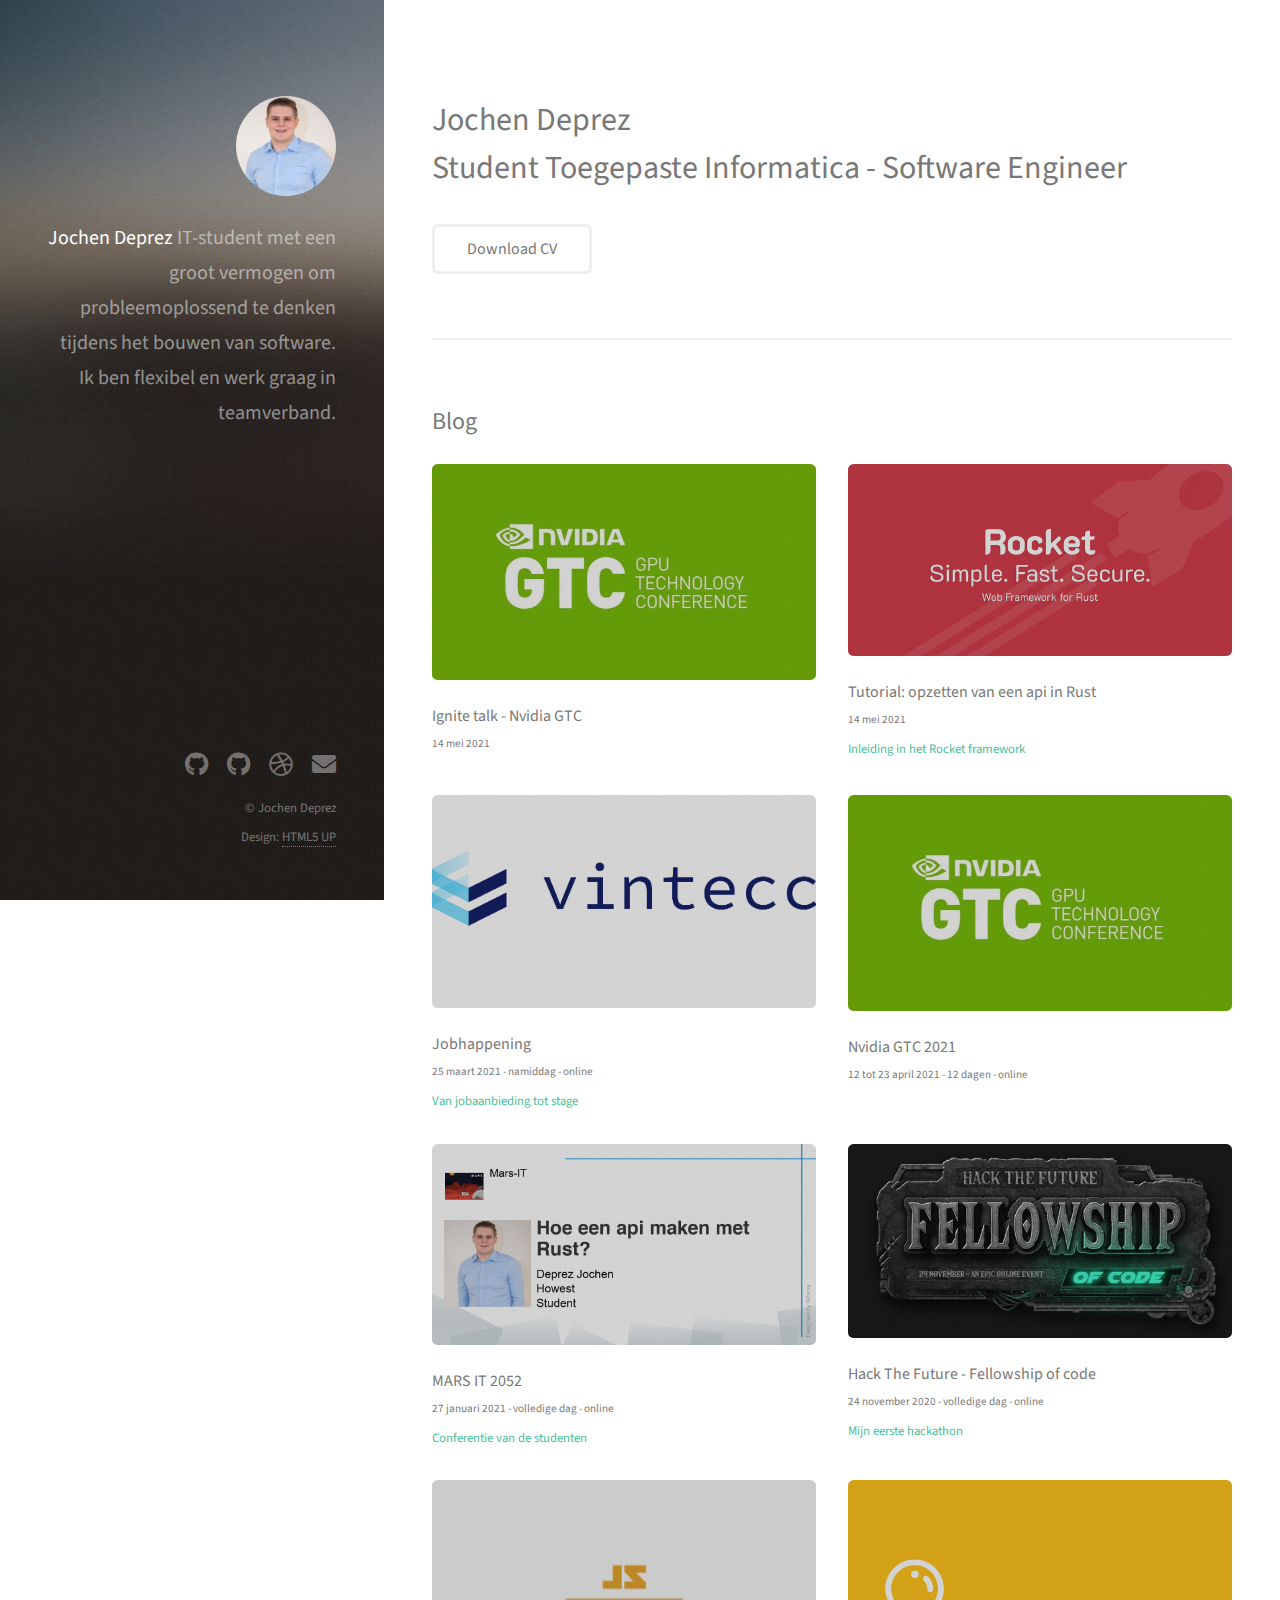
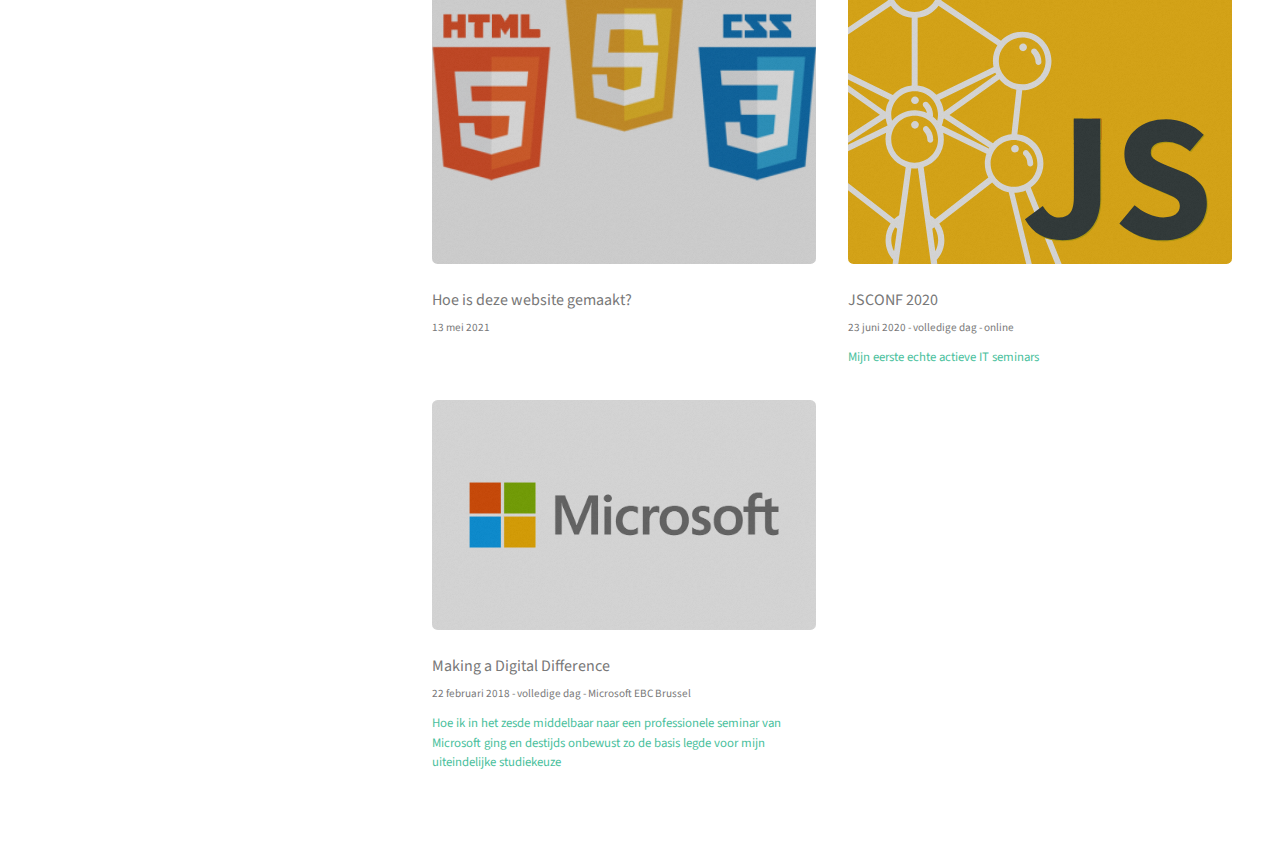
<file: index.html>
<!DOCTYPE HTML>
<!--
	Strata by HTML5 UP
	html5up.net | @ajlkn
	Free for personal and commercial use under the CCA 3.0 license (html5up.net/license)
-->
<html>
	<head>
		<title>Jochen Deprez</title>
		<meta charset="utf-8" />
		<meta name="viewport" content="width=device-width, initial-scale=1, user-scalable=no" />
		<link rel="stylesheet" href="assets/css/main.css" />
	</head>
	<body class="is-preload">

		<!-- Header -->
			<header id="header">
				<div class="inner">
					<a href="#" class="image avatar"><img src="images/avatarPicRect.jpg" alt="" /></a>
					<h1><strong>Jochen Deprez</strong><br />
						IT-student met een groot vermogen om
						probleemoplossend te denken tijdens
						het bouwen van software. Ik ben
						flexibel en werk graag in
						teamverband.<br /></h1>
				</div>
			</header>

		<!-- Main -->
			<div id="main">

				<!-- One -->
					<section id="one">
						<header class="major">
							<h2>Jochen Deprez<br />
								Student Toegepaste Informatica - Software Engineer</h2>
						</header>
						<ul class="actions">
							<li><a href="documents/jochen_deprez.pdf" target="_blank" class="button">Download CV</a></li>
						</ul>
					</section>

				<!-- Two -->
					<section id="two">
						<h2>Blog</h2>
						<div class="row">
							<article class="col-6 col-12-xsmall work-item">
								<a href="blog/ignite/" class="image fit thumb"><img src="images/NvidiaGtc.jpg" alt="" /></a>
								<a href="blog/ignite/"><h3>Ignite talk - Nvidia GTC</h3>
									<h6>14 mei 2021</h6></a>
							</article>
							<article class="col-6 col-12-xsmall work-item">
								<a href="blog/tutorial/" class="image fit thumb"><img src="images/RustRocket.png" alt="" /></a>
								<a href="blog/tutorial/"><h3>Tutorial: opzetten van een api in Rust</h3>
									<h6>14 mei 2021</h6>
									<p>Inleiding in het Rocket framework</p>
									</a>
							</article>
							<article class="col-6 col-12-xsmall work-item">
								<a href="blog/jobhappening/" class="image fit thumb"><img src="images/vintecc-logo-blue-resize.png" alt="" /></a>
								<a href="blog/jobhappening/"><h3>Jobhappening</h3>
									<h6>25 maart 2021 - namiddag - online</h6>
								<p>Van jobaanbieding tot stage</p></a>
							</article>
							<article class="col-6 col-12-xsmall work-item">
								<a href="blog/gtc/" class="image fit thumb"><img src="images/NvidiaGtc.jpg" alt="" /></a>
								<a href="blog/gtc/"><h3>Nvidia GTC 2021</h3>
									<h6>12 tot 23 april 2021 - 12 dagen - online</h6></a>
							</article>
							<article class="col-6 col-12-xsmall work-item">
								<a href="blog/marsIT/" class="image fit thumb"><img src="images/MarsIT.jpg" alt="" /></a>
								<a href="blog/marsIT/"><h3>MARS IT 2052</h3>
									<h6>27 januari 2021 - volledige dag - online</h6>
									<p>Conferentie van de studenten</p></a>
							</article>
							<article class="col-6 col-12-xsmall work-item">
								<a href="blog/htf/" class="image fit thumb"><img src="images/hackTheFuture.jpg" alt="" /></a>
								<a href="blog/htf/"><h3>Hack The Future - Fellowship of code</h3>
									<h6>24 november 2020 - volledige dag - online</h6>
									<p>Mijn eerste hackathon</p></a>
							</article>
							<article class="col-6 col-12-xsmall work-item">
								<a href="blog/opstellenWebsite/" class="image fit thumb"><img src="images/htmlCssJs.png" alt="" /></a>
								<a href="blog/opstellenWebsite/"><h3>Hoe is deze website gemaakt?</h3>
									<h6>13 mei 2021</h6></a>
							</article>
							<article class="col-6 col-12-xsmall work-item">
								<a href="blog/jsconf/" class="image fit thumb"><img src="images/jsconfbe-logo.svg" alt="" /></a>
								<a href="blog/jsconf/"><h3>JSCONF 2020</h3>
									<h6>23 juni 2020 - volledige dag - online</h6>
									<p>Mijn eerste echte actieve IT seminars</p></a>
							</article>
							<article class="col-6 col-12-xsmall work-item">
								<a href="blog/makingADigitalDifference/" class="image fit thumb"><img src="images/logoMicrosoft.png" alt="" /></a>
								<a href="blog/makingADigitalDifference/"><h3>Making a Digital Difference</h3>
									<h6>22 februari 2018 - volledige dag - Microsoft EBC Brussel</h6>
								<p>Hoe ik in het zesde middelbaar naar een professionele seminar van Microsoft ging en destijds onbewust zo de basis legde voor mijn uiteindelijke studiekeuze</p></a>
							</article>


			</div>
					</section>
		<!-- Footer -->
			<footer id="footer">
				<div class="inner">
					<ul class="icons">
						<li><a href="https://github.com/DeprezJ" class="icon brands fa-github"><span class="label">Github</span></a></li>
						<li><a href="https://github.com/JochenDeprez" class="icon brands fa-github"><span class="label">Github</span></a></li>
						<li><a href="https://www.linkedin.com/in/jochen-deprez/" class="icon brands fa-dribbble"><span class="label">Dribbble</span></a></li>
						<li><a href="mailto:jochendeprez@hotmail.be" class="icon solid fa-envelope"><span class="label">Email</span></a></li>
					</ul>
					<ul class="copyright">
						<li>&copy; Jochen Deprez</li><li>Design: <a href="http://html5up.net">HTML5 UP</a></li>
					</ul>
				</div>
			</footer>

		<!-- Scripts -->
			<script src="assets/js/jquery.min.js"></script>
			<script src="assets/js/jquery.poptrox.min.js"></script>
			<script src="assets/js/browser.min.js"></script>
			<script src="assets/js/breakpoints.min.js"></script>
			<script src="assets/js/util.js"></script>
			<script src="assets/js/main.js"></script>

			</div>
	</body>
</html>
</file>
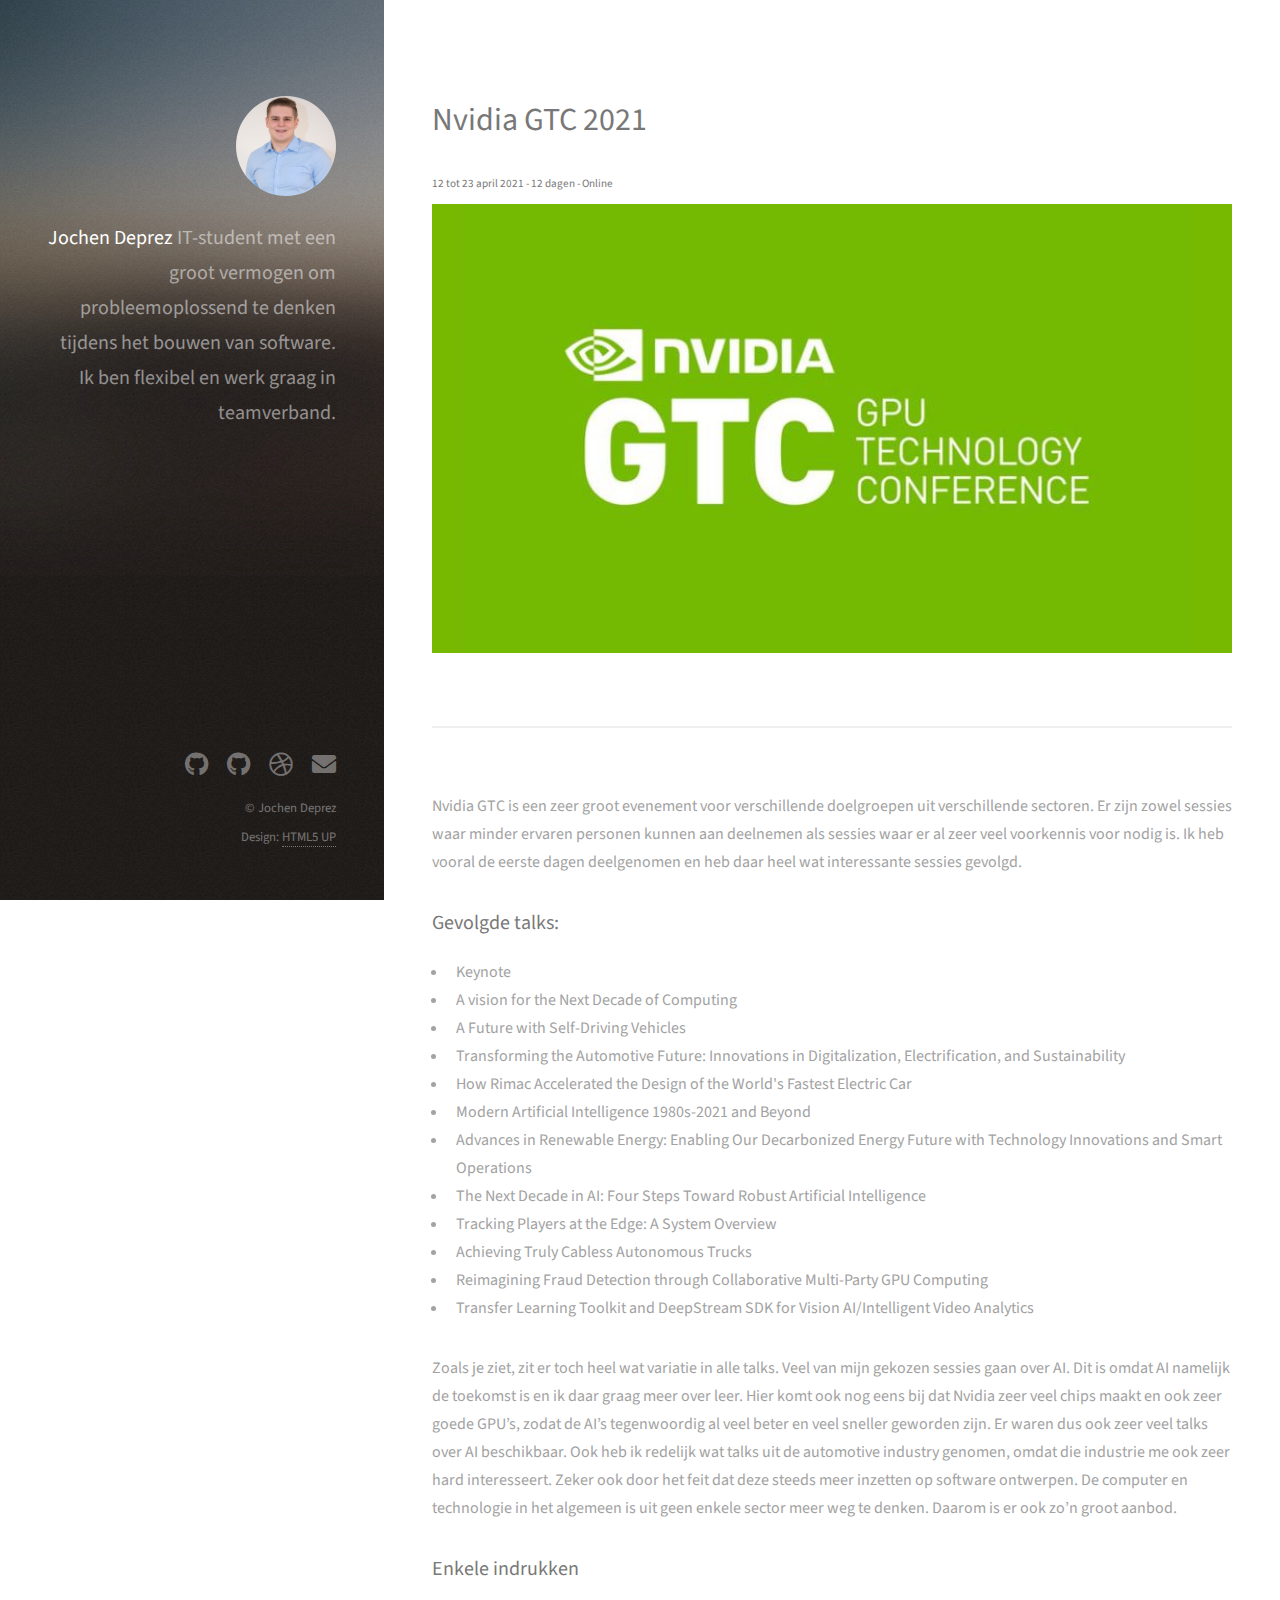
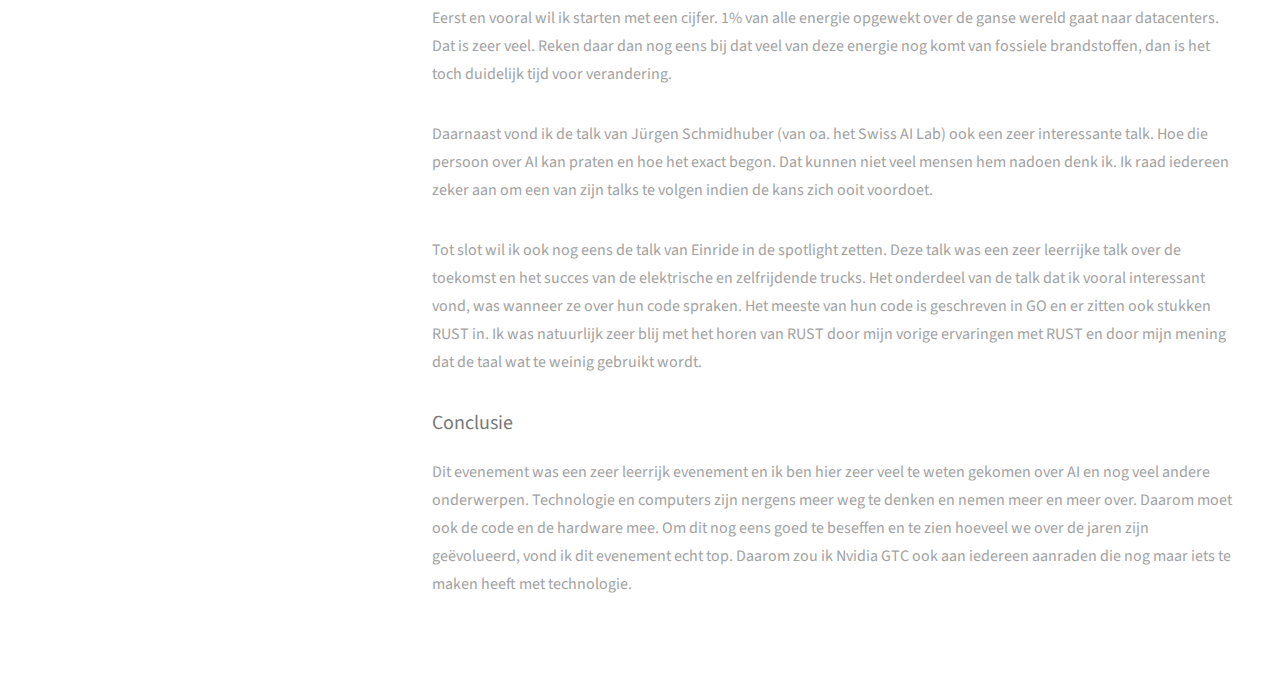
<file: blog/gtc/index.html>
<!DOCTYPE HTML>
<!--
	Strata by HTML5 UP
	html5up.net | @ajlkn
	Free for personal and commercial use under the CCA 3.0 license (html5up.net/license)
-->
<html>
	<head>
		<title>Jochen Deprez</title>
		<meta charset="utf-8" />
		<meta content="width=device-width, initial-scale=1, user-scalable=no" name="viewport" />
		<link href="../../assets/css/main.css" rel="stylesheet" />
		<link href="../../assets/css/blog.css" rel="stylesheet" />
	</head>
	<body class="is-preload">

		<!-- Header -->
			<header id="header">
				<div class="inner">
					<a class="image avatar" href="#"><img alt="" src="../../images/avatarPicRect.jpg" /></a>
					<h1><strong>Jochen Deprez</strong><br />
						IT-student met een groot vermogen om
						probleemoplossend te denken tijdens
						het bouwen van software. Ik ben
						flexibel en werk graag in
						teamverband.<br /></h1>
				</div>
			</header>

		<!-- Main -->
			<div id="main">

				<!-- One -->
					<section id="one">
						<header class="major">
							<h2>Nvidia GTC 2021</h2>
							<h6>12 tot 23 april 2021 - 12 dagen - Online</h6>
						</header>
						<img alt="logoMicrosoft" src="../../images/NvidiaGtc.jpg"/>
					</section>

				<!-- Two -->
					<section id="two">
					<p>Nvidia GTC is een zeer groot evenement voor verschillende doelgroepen uit verschillende sectoren. Er zijn zowel sessies waar minder ervaren personen kunnen aan deelnemen als sessies waar er al zeer veel voorkennis voor nodig is. Ik heb vooral de eerste dagen deelgenomen en heb daar heel wat interessante sessies gevolgd.</p>
						<h3>Gevolgde talks:</h3>
						<ul>
							<li>Keynote</li>
							<li>A vision for the Next Decade of Computing</li>
							<li>A Future with Self-Driving Vehicles</li>
							<li>Transforming the Automotive Future: Innovations in Digitalization, Electrification, and Sustainability</li>
							<li>How Rimac Accelerated the Design of the World's Fastest Electric Car</li>
							<li>Modern Artificial Intelligence 1980s-2021 and Beyond</li>
							<li>Advances in Renewable Energy: Enabling Our Decarbonized Energy Future with Technology Innovations and Smart Operations</li>
							<li>The Next Decade in AI: Four Steps Toward Robust Artificial Intelligence</li>
							<li>Tracking Players at the Edge: A System Overview</li>
							<li>Achieving Truly Cabless Autonomous Trucks</li>
							<li>Reimagining Fraud Detection through Collaborative Multi-Party GPU Computing</li>
							<li>Transfer Learning Toolkit and DeepStream SDK for Vision AI/Intelligent Video Analytics</li>
						</ul>
						<p>Zoals je ziet, zit er toch heel wat variatie in alle talks. Veel van mijn gekozen sessies gaan over AI. Dit is omdat AI namelijk de toekomst is en ik daar graag meer over leer. Hier komt ook nog eens bij dat Nvidia zeer veel chips maakt en ook zeer goede GPU’s, zodat de AI’s tegenwoordig al veel beter en veel sneller geworden zijn. Er waren dus ook zeer veel talks over AI beschikbaar.
							Ook heb ik redelijk wat talks uit de automotive industry genomen, omdat die industrie me ook zeer hard interesseert. Zeker ook door het feit dat deze steeds meer inzetten op software ontwerpen. De computer en technologie in het algemeen is uit geen enkele sector meer weg te denken. Daarom is er ook zo’n groot aanbod.
						</p>

						<h3>Enkele indrukken</h3>
						<p>Eerst en vooral wil ik starten met een cijfer. 1% van alle energie opgewekt over de ganse wereld gaat naar datacenters. Dat is zeer veel. Reken daar dan nog eens bij dat veel van deze energie nog komt van fossiele brandstoffen, dan is het toch duidelijk tijd voor verandering.</p>
					<p>Daarnaast vond ik de talk van Jürgen Schmidhuber (van oa. het Swiss AI Lab) ook een zeer interessante talk. Hoe die persoon over AI kan praten en hoe het exact begon. Dat kunnen niet veel mensen hem nadoen denk ik. Ik raad iedereen zeker aan om een van zijn talks te volgen indien de kans zich ooit voordoet.</p>
						<p>Tot slot wil ik ook nog eens de talk van Einride in de spotlight zetten. Deze talk was een zeer leerrijke talk over de toekomst en het succes van de elektrische en zelfrijdende trucks. Het onderdeel van de talk dat ik vooral interessant vond, was wanneer ze over hun code spraken. Het meeste van hun code is geschreven in GO en er zitten ook stukken RUST in. Ik was natuurlijk zeer blij met het horen van RUST door mijn vorige ervaringen met RUST en door mijn mening dat de taal wat te weinig gebruikt wordt.</p>

						<h3>Conclusie</h3>
						<p>Dit evenement was een zeer leerrijk evenement en ik ben hier zeer veel te weten gekomen over AI en nog veel andere onderwerpen. Technologie en computers zijn nergens meer weg te denken en nemen meer en meer over. Daarom moet ook de code en de hardware mee. Om dit nog eens goed te beseffen en te zien hoeveel we over de jaren zijn geëvolueerd, vond ik dit evenement echt top. Daarom zou ik Nvidia GTC ook aan iedereen aanraden die nog maar iets te maken heeft met technologie.</p>
					</section>

			</div>

		<!-- Footer -->
			<footer id="footer">
				<div class="inner">
					<ul class="icons">
						<li><a class="icon brands fa-github" href="https://github.com/DeprezJ"><span class="label">Github</span></a></li>
						<li><a class="icon brands fa-github" href="https://github.com/JochenDeprez"><span class="label">Github</span></a></li>
						<li><a class="icon brands fa-dribbble" href="https://www.linkedin.com/in/jochen-deprez/"><span class="label">Dribbble</span></a></li>
						<li><a class="icon solid fa-envelope" href="mailto:jochendeprez@hotmail.be"><span class="label">Email</span></a></li>
					</ul>
					<ul class="copyright">
						<li>&copy; Jochen Deprez</li><li>Design: <a href="http://html5up.net">HTML5 UP</a></li>
					</ul>
				</div>
			</footer>

		<!-- Scripts -->
			<script src="../../assets/js/jquery.min.js"></script>
			<script src="../../assets/js/jquery.poptrox.min.js"></script>
			<script src="../../assets/js/browser.min.js"></script>
			<script src="../../assets/js/breakpoints.min.js"></script>
			<script src="../../assets/js/util.js"></script>
			<script src="../../assets/js/main.js"></script>

	</body>
</html>
</file>
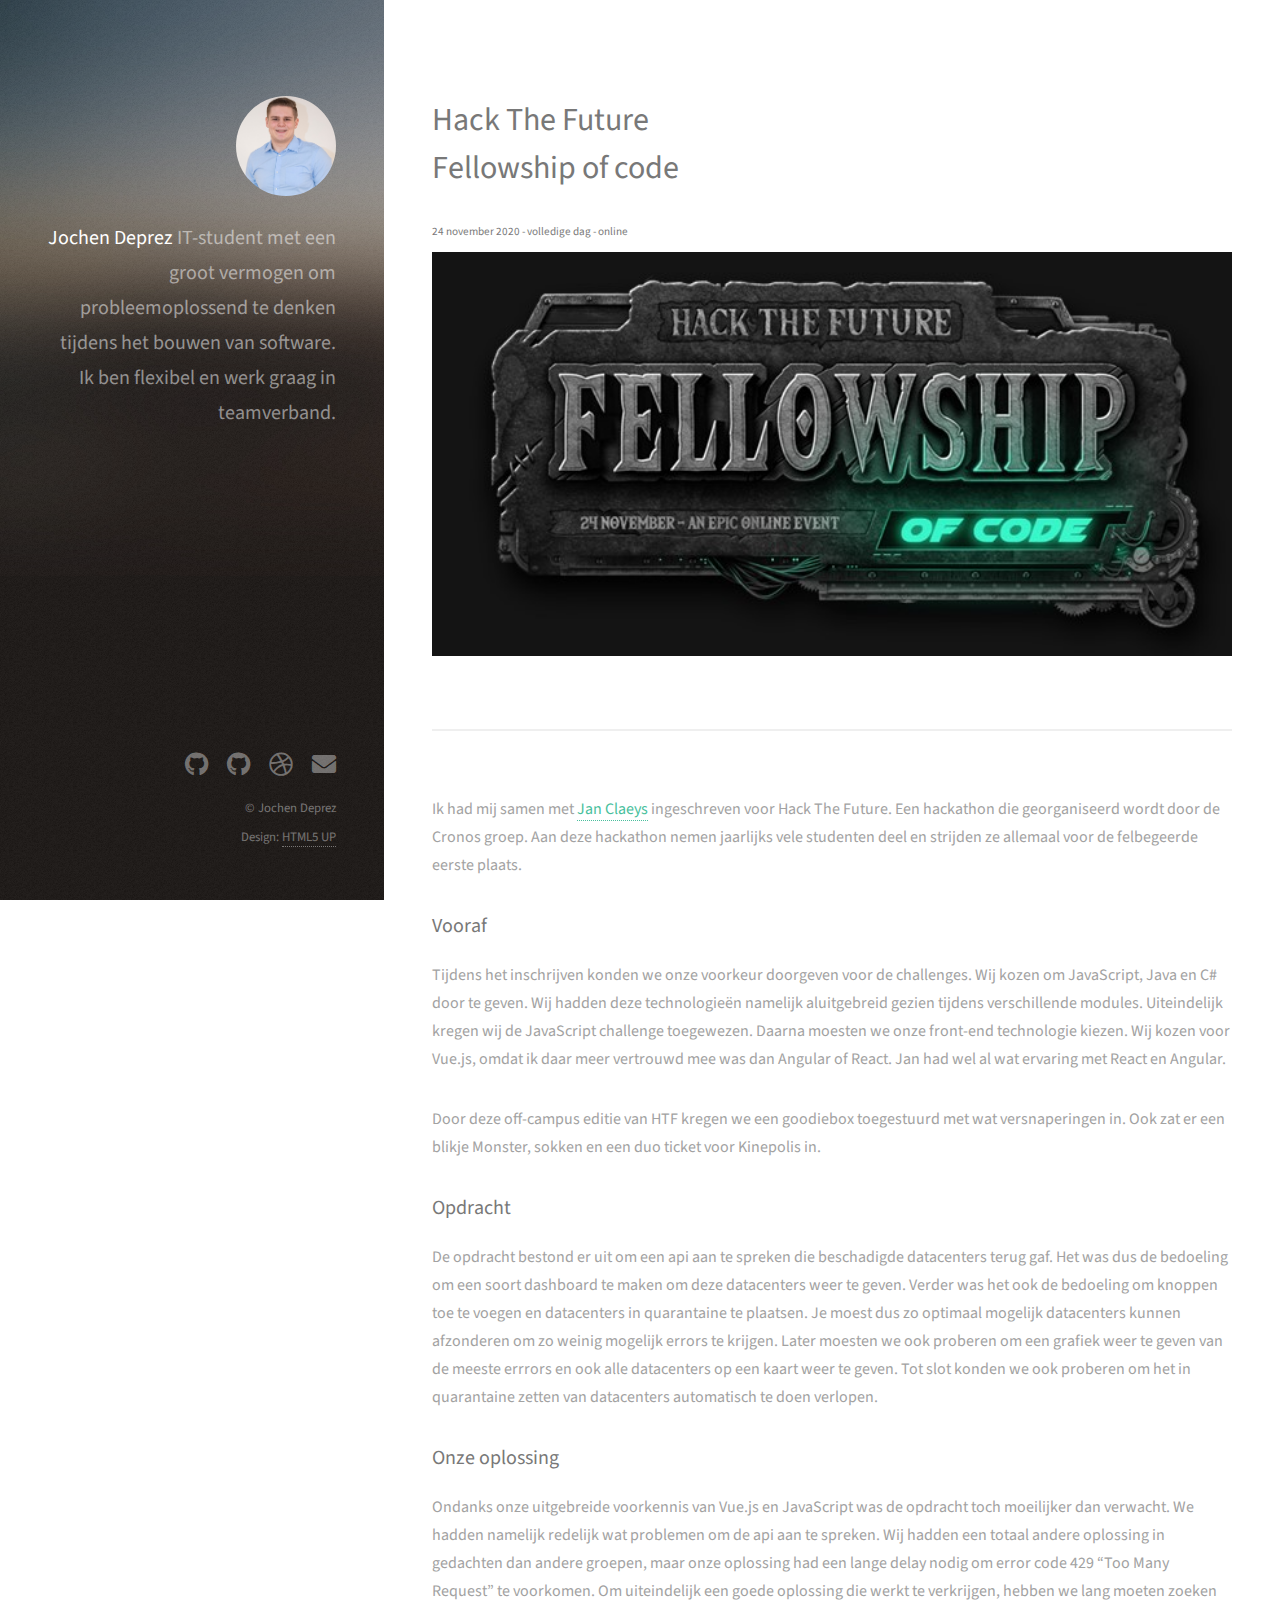
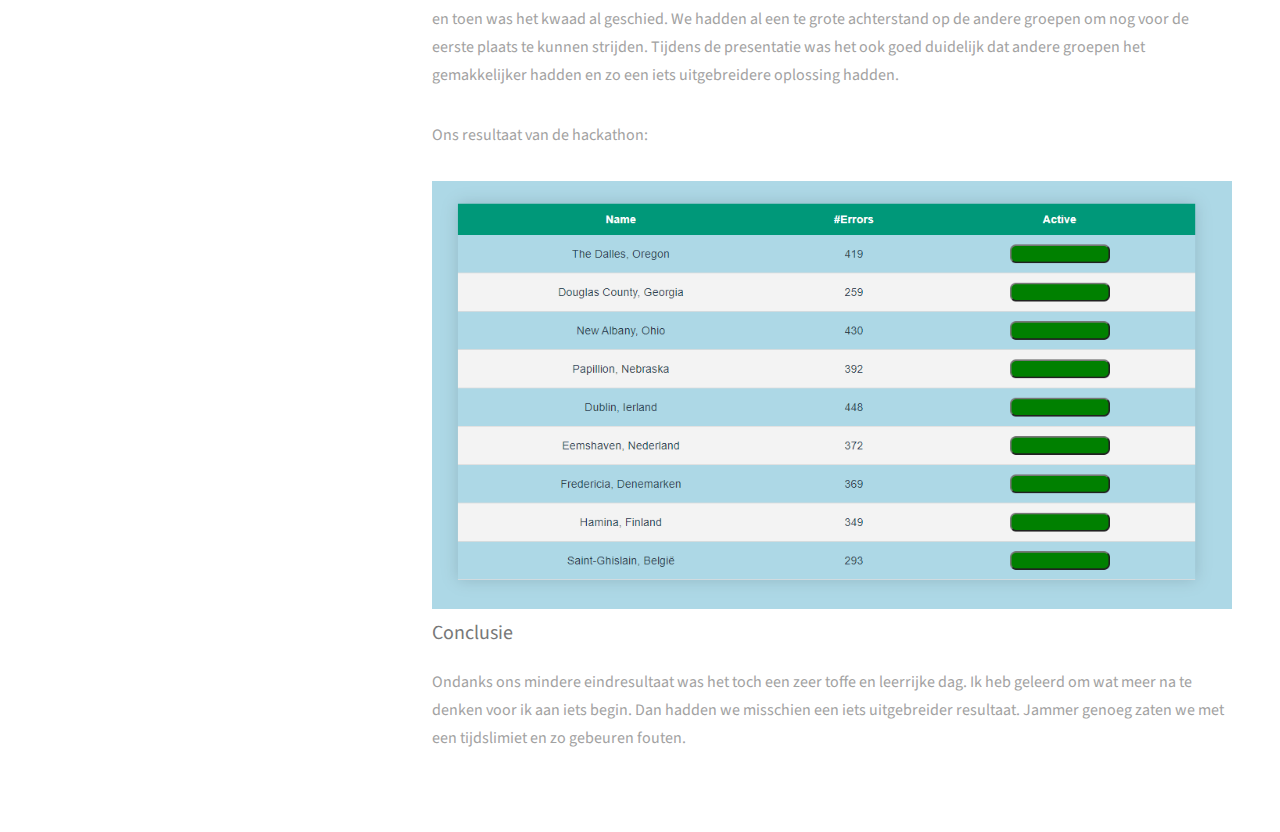
<file: blog/htf/index.html>
<!DOCTYPE HTML>
<!--
	Strata by HTML5 UP
	html5up.net | @ajlkn
	Free for personal and commercial use under the CCA 3.0 license (html5up.net/license)
-->
<html>
	<head>
		<title>Jochen Deprez</title>
		<meta charset="utf-8" />
		<meta content="width=device-width, initial-scale=1, user-scalable=no" name="viewport" />
		<link href="../../assets/css/main.css" rel="stylesheet" />
		<link href="../../assets/css/blog.css" rel="stylesheet" />
	</head>
	<body class="is-preload">

		<!-- Header -->
			<header id="header">
				<div class="inner">
					<a class="image avatar" href="#"><img alt="" src="../../images/avatarPicRect.jpg" /></a>
					<h1><strong>Jochen Deprez</strong><br />
						IT-student met een groot vermogen om
						probleemoplossend te denken tijdens
						het bouwen van software. Ik ben
						flexibel en werk graag in
						teamverband.<br /></h1>
				</div>
			</header>

		<!-- Main -->
			<div id="main">

				<!-- One -->
					<section id="one">
						<header class="major">
							<h2>Hack The Future<br />
							Fellowship of code</h2>
							<h6>24 november 2020 - volledige dag - online</h6>
						</header>
						<img alt="logoMicrosoft" src="../../images/hackTheFuture.jpg"/>
					</section>

				<!-- Two -->
					<section id="two">
						<p>Ik had mij samen met <a href="https://www.linkedin.com/in/jan-claeys-b64b63197/">Jan Claeys</a> ingeschreven voor Hack The Future. Een hackathon die georganiseerd wordt door de Cronos groep.  Aan deze hackathon nemen jaarlijks vele studenten deel en strijden ze allemaal voor de felbegeerde eerste plaats.</p>

						<h3>Vooraf</h3>
						<p>Tijdens het inschrijven konden we onze voorkeur doorgeven voor de challenges. Wij kozen om JavaScript, Java en C# door te geven. Wij hadden deze technologieën namelijk aluitgebreid gezien tijdens verschillende modules. Uiteindelijk kregen wij de JavaScript challenge toegewezen. Daarna moesten we onze front-end technologie kiezen. Wij kozen voor Vue.js, omdat ik daar meer vertrouwd mee was dan Angular of React. Jan had wel al wat ervaring met React en Angular.</p>
						<p>Door deze off-campus editie van HTF kregen we een goodiebox toegestuurd met wat versnaperingen in. Ook zat er een blikje Monster, sokken en een duo ticket voor Kinepolis in.</p>

						<h3>Opdracht</h3>
						<p>De opdracht bestond er uit om een api aan te spreken die beschadigde datacenters terug gaf. Het was dus de bedoeling om een soort dashboard te maken om deze datacenters weer te geven. Verder was het ook de bedoeling om knoppen toe te voegen en datacenters in quarantaine te plaatsen. Je moest dus zo optimaal mogelijk datacenters kunnen afzonderen om zo weinig mogelijk errors te krijgen. Later moesten we ook proberen om een grafiek weer te geven van de meeste errrors en ook alle datacenters op een kaart weer te geven. Tot slot konden we ook proberen om het in quarantaine zetten van datacenters automatisch te doen verlopen.</p>

						<h3>Onze oplossing</h3>
						<p>Ondanks onze uitgebreide voorkennis van Vue.js en JavaScript was de opdracht toch moeilijker dan verwacht. We hadden namelijk redelijk wat problemen om de api aan te spreken. Wij hadden een totaal andere oplossing in gedachten dan andere groepen, maar onze oplossing had een lange delay nodig om error code 429 “Too Many Request” te voorkomen. Om uiteindelijk een goede oplossing die werkt te verkrijgen, hebben we lang moeten zoeken en toen was het kwaad al geschied. We hadden al een te grote achterstand op de andere groepen om nog voor de eerste plaats te kunnen strijden. Tijdens de presentatie was het ook goed duidelijk dat andere groepen het gemakkelijker hadden en zo een iets uitgebreidere oplossing hadden.</p>
						<p>Ons resultaat van de hackathon:</p>
						<img id="contentImage" alt="Onze Oplossing" src="../../images/resulthackthefuture.png"/>

						<h3>Conclusie</h3>
						<p>Ondanks ons mindere eindresultaat was het toch een zeer toffe en leerrijke dag. Ik heb geleerd om wat meer na te denken voor ik aan iets begin. Dan hadden we misschien een iets uitgebreider resultaat. Jammer genoeg zaten we met een tijdslimiet en zo gebeuren fouten.</p>

					</section>

			</div>

		<!-- Footer -->
			<footer id="footer">
				<div class="inner">
					<ul class="icons">
						<li><a class="icon brands fa-github" href="https://github.com/DeprezJ"><span class="label">Github</span></a></li>
						<li><a class="icon brands fa-github" href="https://github.com/JochenDeprez"><span class="label">Github</span></a></li>
						<li><a class="icon brands fa-dribbble" href="https://www.linkedin.com/in/jochen-deprez/"><span class="label">Dribbble</span></a></li>
						<li><a class="icon solid fa-envelope" href="mailto:jochendeprez@hotmail.be"><span class="label">Email</span></a></li>
					</ul>
					<ul class="copyright">
						<li>&copy; Jochen Deprez</li><li>Design: <a href="http://html5up.net">HTML5 UP</a></li>
					</ul>
				</div>
			</footer>

		<!-- Scripts -->
			<script src="../../assets/js/jquery.min.js"></script>
			<script src="../../assets/js/jquery.poptrox.min.js"></script>
			<script src="../../assets/js/browser.min.js"></script>
			<script src="../../assets/js/breakpoints.min.js"></script>
			<script src="../../assets/js/util.js"></script>
			<script src="../../assets/js/main.js"></script>

	</body>
</html>
</file>
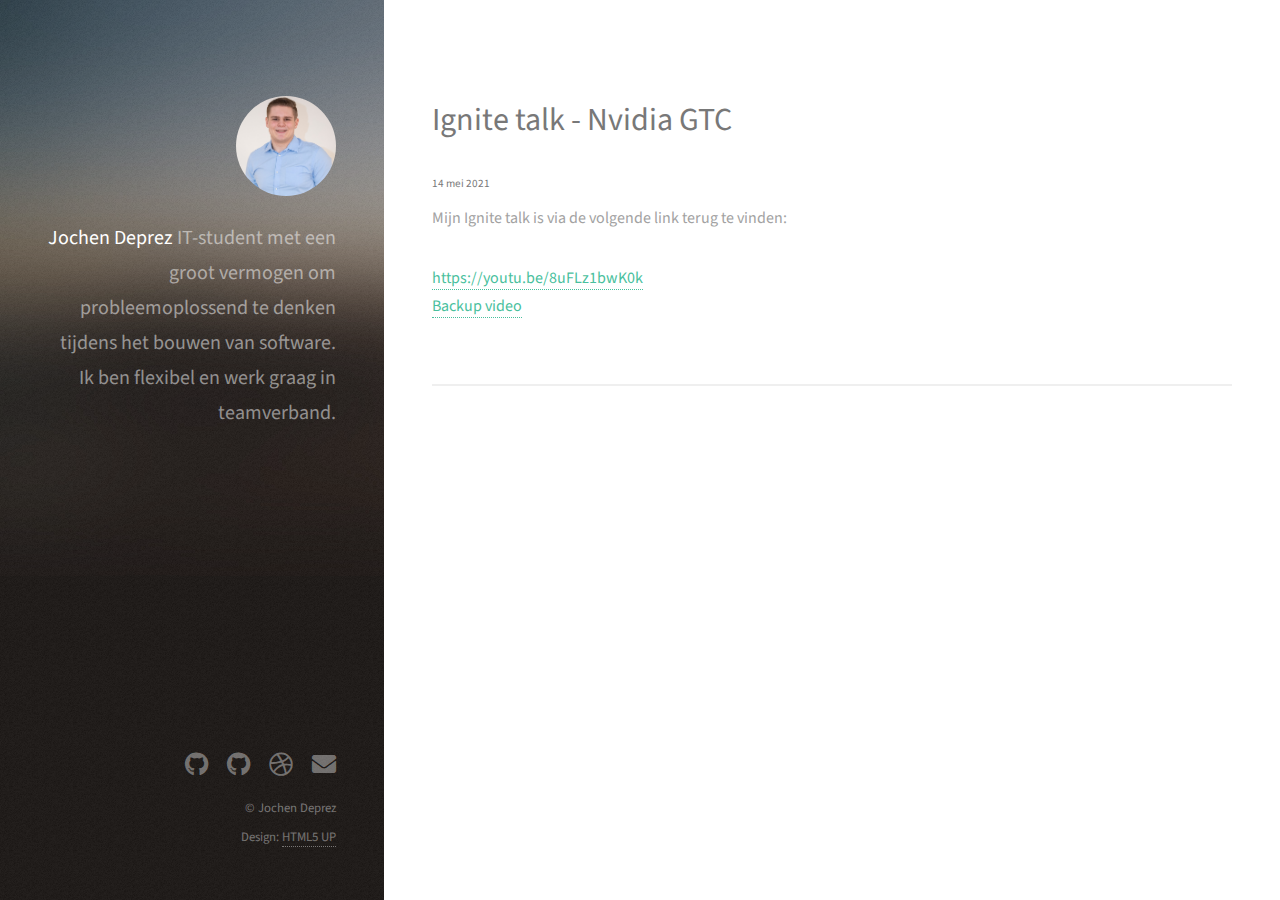
<file: blog/ignite/index.html>
<!DOCTYPE HTML>
<!--
	Strata by HTML5 UP
	html5up.net | @ajlkn
	Free for personal and commercial use under the CCA 3.0 license (html5up.net/license)
-->
<html>
	<head>
		<title>Jochen Deprez</title>
		<meta charset="utf-8" />
		<meta content="width=device-width, initial-scale=1, user-scalable=no" name="viewport" />
		<link href="../../assets/css/main.css" rel="stylesheet" />
		<link href="../../assets/css/blog.css" rel="stylesheet" />
	</head>
	<body class="is-preload">

		<!-- Header -->
			<header id="header">
				<div class="inner">
					<a class="image avatar" href="#"><img alt="" src="../../images/avatarPicRect.jpg" /></a>
					<h1><strong>Jochen Deprez</strong><br />
						IT-student met een groot vermogen om
						probleemoplossend te denken tijdens
						het bouwen van software. Ik ben
						flexibel en werk graag in
						teamverband.<br /></h1>
				</div>
			</header>

		<!-- Main -->
			<div id="main">

				<!-- One -->
					<section id="one">
						<header class="major">
							<h2>Ignite talk - Nvidia GTC</h2>
							<h6>14 mei 2021</h6>
						</header>
						<p>Mijn Ignite talk is via de volgende link terug te vinden:</p>
						<a href="https://www.youtube.com/watch?v=_fDENHpsbXU" target="_blank">https://youtu.be/8uFLz1bwK0k</a>
						<p><a href="../../video/IgniteGTCVolumeUpped.mp4" target="_blank">Backup video</a></p>
					</section>

				<!-- Two -->
					<section id="two">
						</section>

			</div>

		<!-- Footer -->
			<footer id="footer">
				<div class="inner">
					<ul class="icons">
						<li><a class="icon brands fa-github" href="https://github.com/DeprezJ"><span class="label">Github</span></a></li>
						<li><a class="icon brands fa-github" href="https://github.com/JochenDeprez"><span class="label">Github</span></a></li>
						<li><a class="icon brands fa-dribbble" href="https://www.linkedin.com/in/jochen-deprez/"><span class="label">Dribbble</span></a></li>
						<li><a class="icon solid fa-envelope" href="mailto:jochendeprez@hotmail.be"><span class="label">Email</span></a></li>
					</ul>
					<ul class="copyright">
						<li>&copy; Jochen Deprez</li><li>Design: <a href="http://html5up.net">HTML5 UP</a></li>
					</ul>
				</div>
			</footer>

		<!-- Scripts -->
			<script src="../../assets/js/jquery.min.js"></script>
			<script src="../../assets/js/jquery.poptrox.min.js"></script>
			<script src="../../assets/js/browser.min.js"></script>
			<script src="../../assets/js/breakpoints.min.js"></script>
			<script src="../../assets/js/util.js"></script>
			<script src="../../assets/js/main.js"></script>

	</body>
</html>
</file>
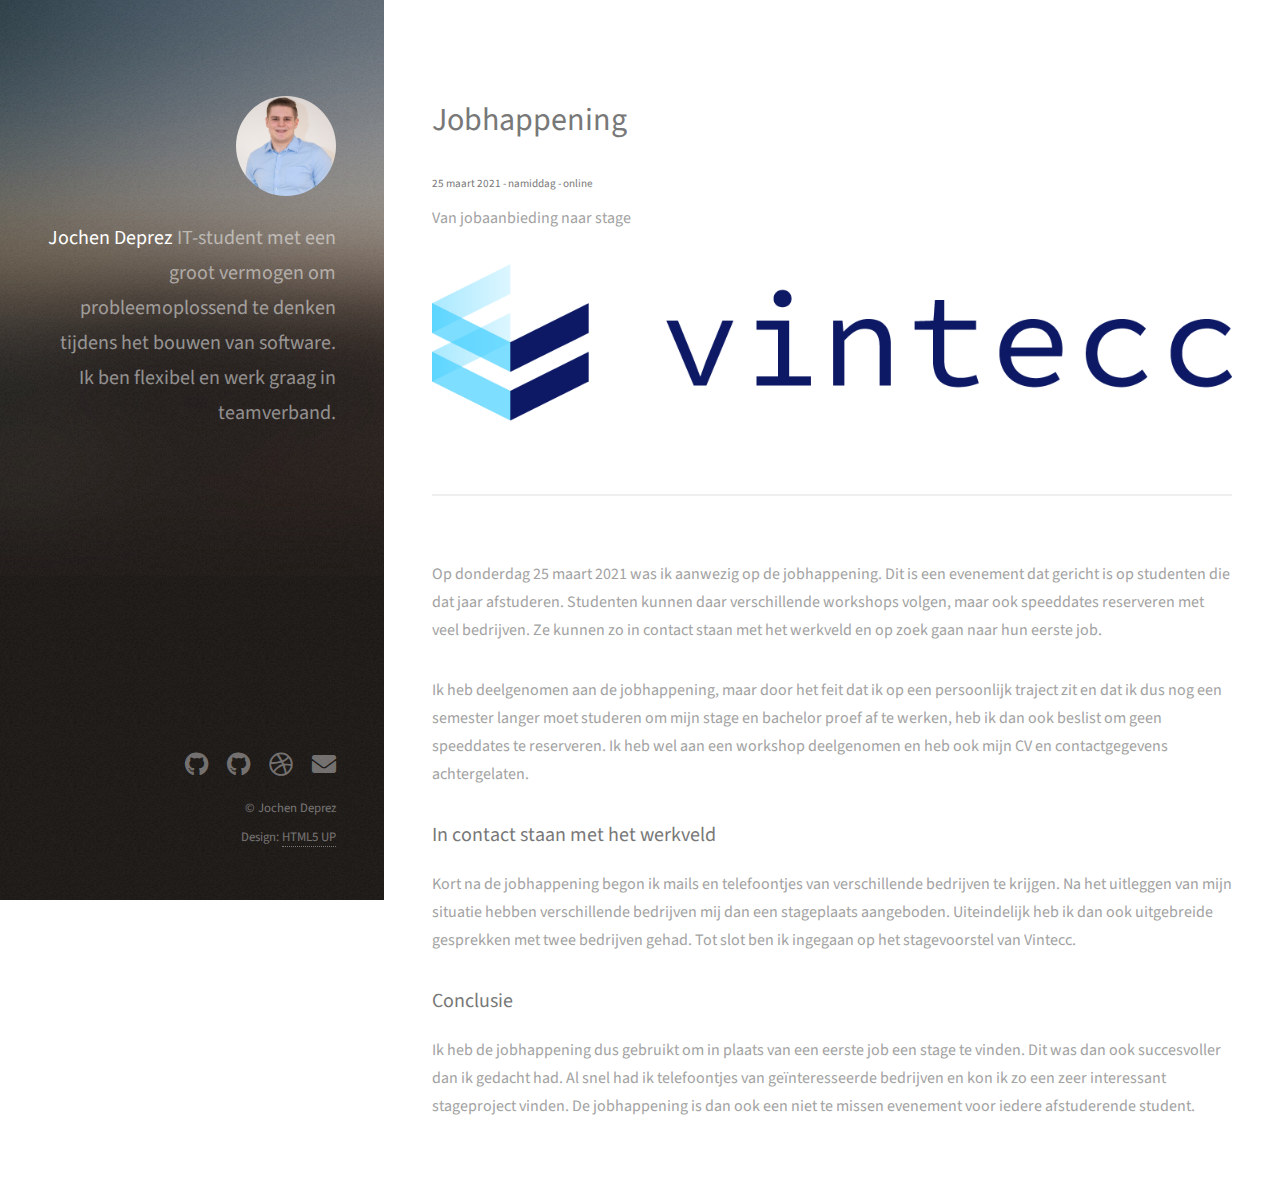
<file: blog/jobhappening/index.html>
<!DOCTYPE HTML>
<!--
	Strata by HTML5 UP
	html5up.net | @ajlkn
	Free for personal and commercial use under the CCA 3.0 license (html5up.net/license)
-->
<html>
	<head>
		<title>Jochen Deprez</title>
		<meta charset="utf-8" />
		<meta content="width=device-width, initial-scale=1, user-scalable=no" name="viewport" />
		<link href="../../assets/css/main.css" rel="stylesheet" />
		<link href="../../assets/css/blog.css" rel="stylesheet" />
	</head>
	<body class="is-preload">

		<!-- Header -->
			<header id="header">
				<div class="inner">
					<a class="image avatar" href="#"><img alt="" src="../../images/avatarPicRect.jpg" /></a>
					<h1><strong>Jochen Deprez</strong><br />
						IT-student met een groot vermogen om
						probleemoplossend te denken tijdens
						het bouwen van software. Ik ben
						flexibel en werk graag in
						teamverband.<br /></h1>
				</div>
			</header>

		<!-- Main -->
			<div id="main">

				<!-- One -->
					<section id="one">
						<header class="major">
							<h2>Jobhappening</h2>
							<h6>25 maart 2021 - namiddag - online</h6>
						</header>
						<p>Van jobaanbieding naar stage</p>
						<img alt="logoMicrosoft" src="../../images/vintecc-logo-blue.png"/>
					</section>

				<!-- Two -->
					<section id="two">
					<p>Op donderdag 25 maart 2021 was ik aanwezig op de jobhappening. Dit is een evenement dat gericht is op studenten die dat jaar afstuderen. Studenten kunnen daar verschillende workshops volgen, maar ook speeddates reserveren met veel bedrijven. Ze kunnen zo in contact staan met het werkveld en op zoek gaan naar hun eerste job.</p>
					<p>Ik heb deelgenomen aan de jobhappening, maar door het feit dat ik op een persoonlijk traject zit en dat ik dus nog een semester langer moet studeren om mijn stage en bachelor proef af te werken, heb ik dan ook beslist om geen speeddates te reserveren. Ik heb wel aan een workshop deelgenomen en heb ook mijn CV en contactgegevens achtergelaten.</p>

						<h3>In contact staan met het werkveld</h3>
						<p>Kort na de jobhappening begon ik mails en telefoontjes van verschillende bedrijven te krijgen. Na het uitleggen van mijn situatie hebben verschillende bedrijven mij dan een stageplaats aangeboden. Uiteindelijk heb ik dan ook uitgebreide gesprekken met twee bedrijven gehad. Tot slot ben ik ingegaan op het stagevoorstel van Vintecc. </p>

						<h3>Conclusie</h3>
						<p>Ik heb de jobhappening dus gebruikt om in plaats van een eerste job een stage te vinden. Dit was dan ook succesvoller dan ik gedacht had. Al snel had ik telefoontjes van geïnteresseerde bedrijven en kon ik zo een zeer interessant stageproject vinden. De jobhappening is dan ook een niet te missen evenement voor iedere afstuderende student.</p>
					</section>

			</div>

		<!-- Footer -->
			<footer id="footer">
				<div class="inner">
					<ul class="icons">
						<li><a class="icon brands fa-github" href="https://github.com/DeprezJ"><span class="label">Github</span></a></li>
						<li><a class="icon brands fa-github" href="https://github.com/JochenDeprez"><span class="label">Github</span></a></li>
						<li><a class="icon brands fa-dribbble" href="https://www.linkedin.com/in/jochen-deprez/"><span class="label">Dribbble</span></a></li>
						<li><a class="icon solid fa-envelope" href="mailto:jochendeprez@hotmail.be"><span class="label">Email</span></a></li>
					</ul>
					<ul class="copyright">
						<li>&copy; Jochen Deprez</li><li>Design: <a href="http://html5up.net">HTML5 UP</a></li>
					</ul>
				</div>
			</footer>

		<!-- Scripts -->
			<script src="../../assets/js/jquery.min.js"></script>
			<script src="../../assets/js/jquery.poptrox.min.js"></script>
			<script src="../../assets/js/browser.min.js"></script>
			<script src="../../assets/js/breakpoints.min.js"></script>
			<script src="../../assets/js/util.js"></script>
			<script src="../../assets/js/main.js"></script>

	</body>
</html>
</file>
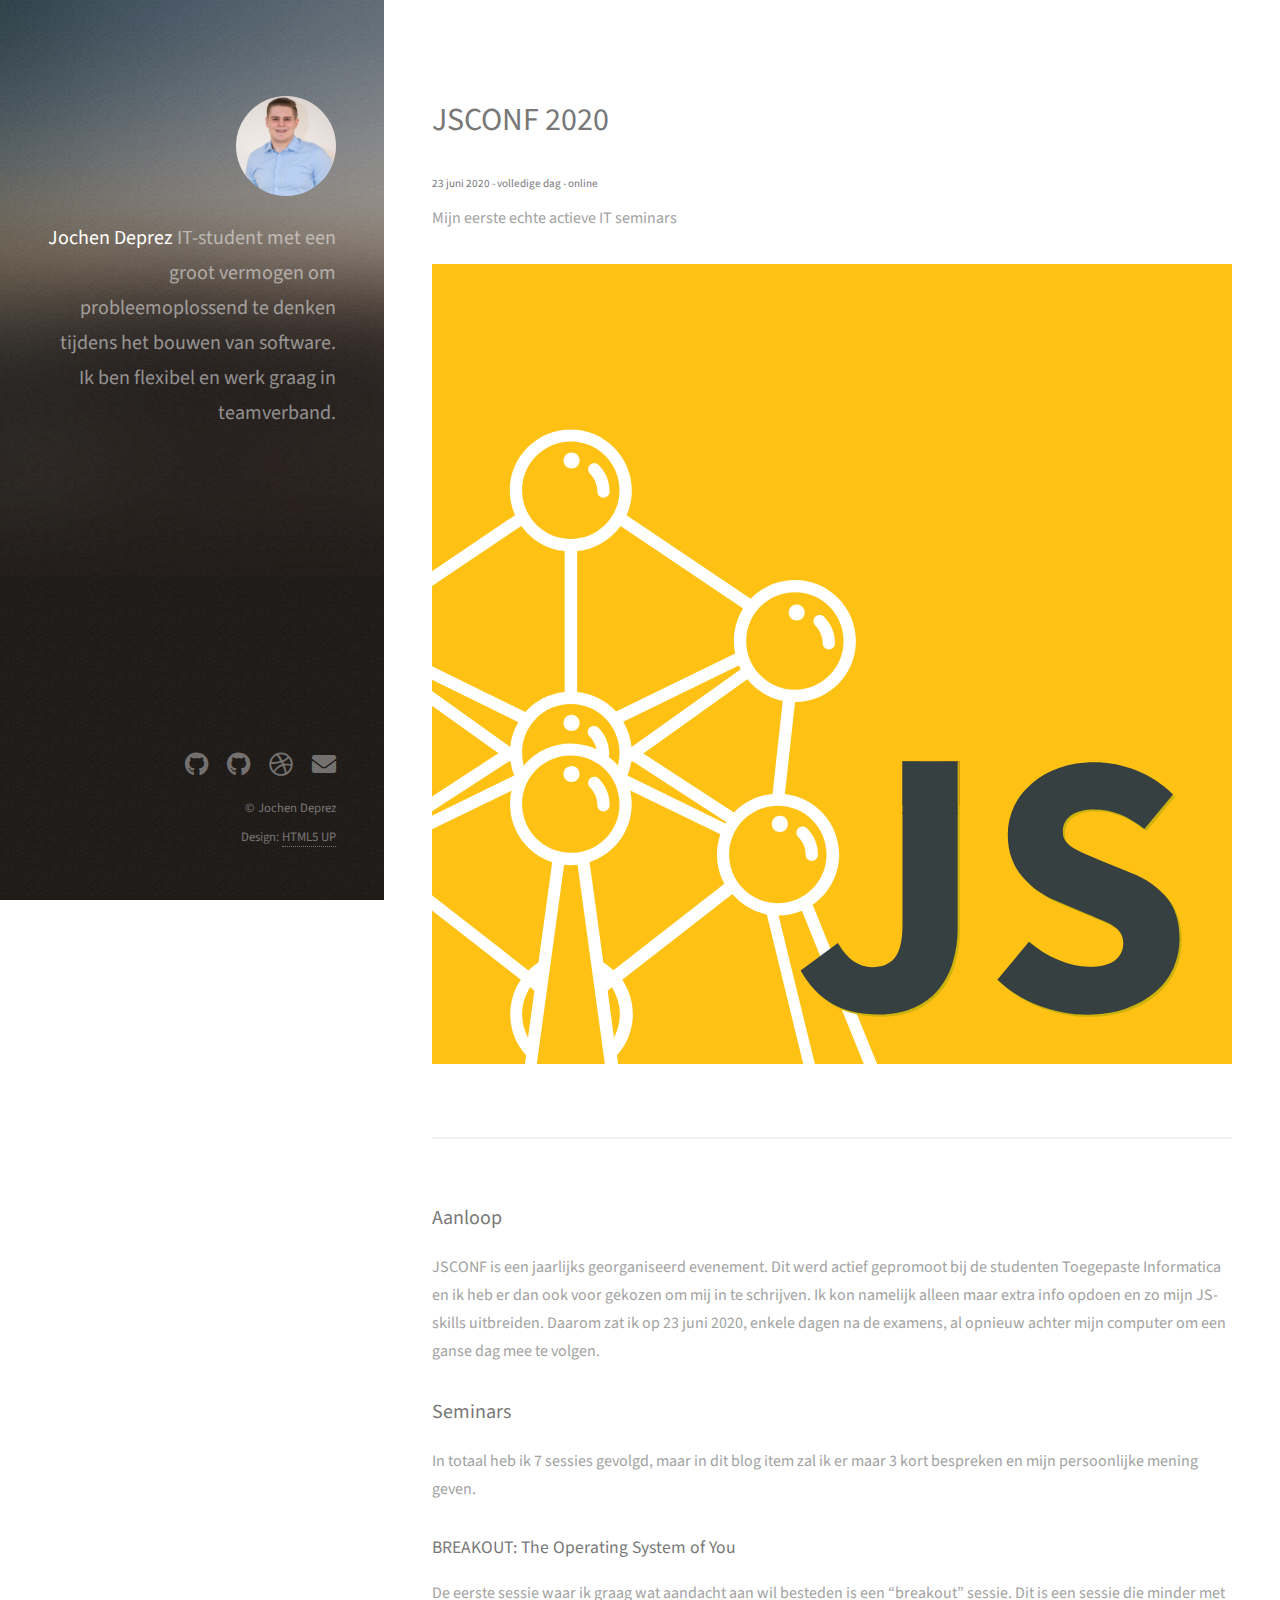
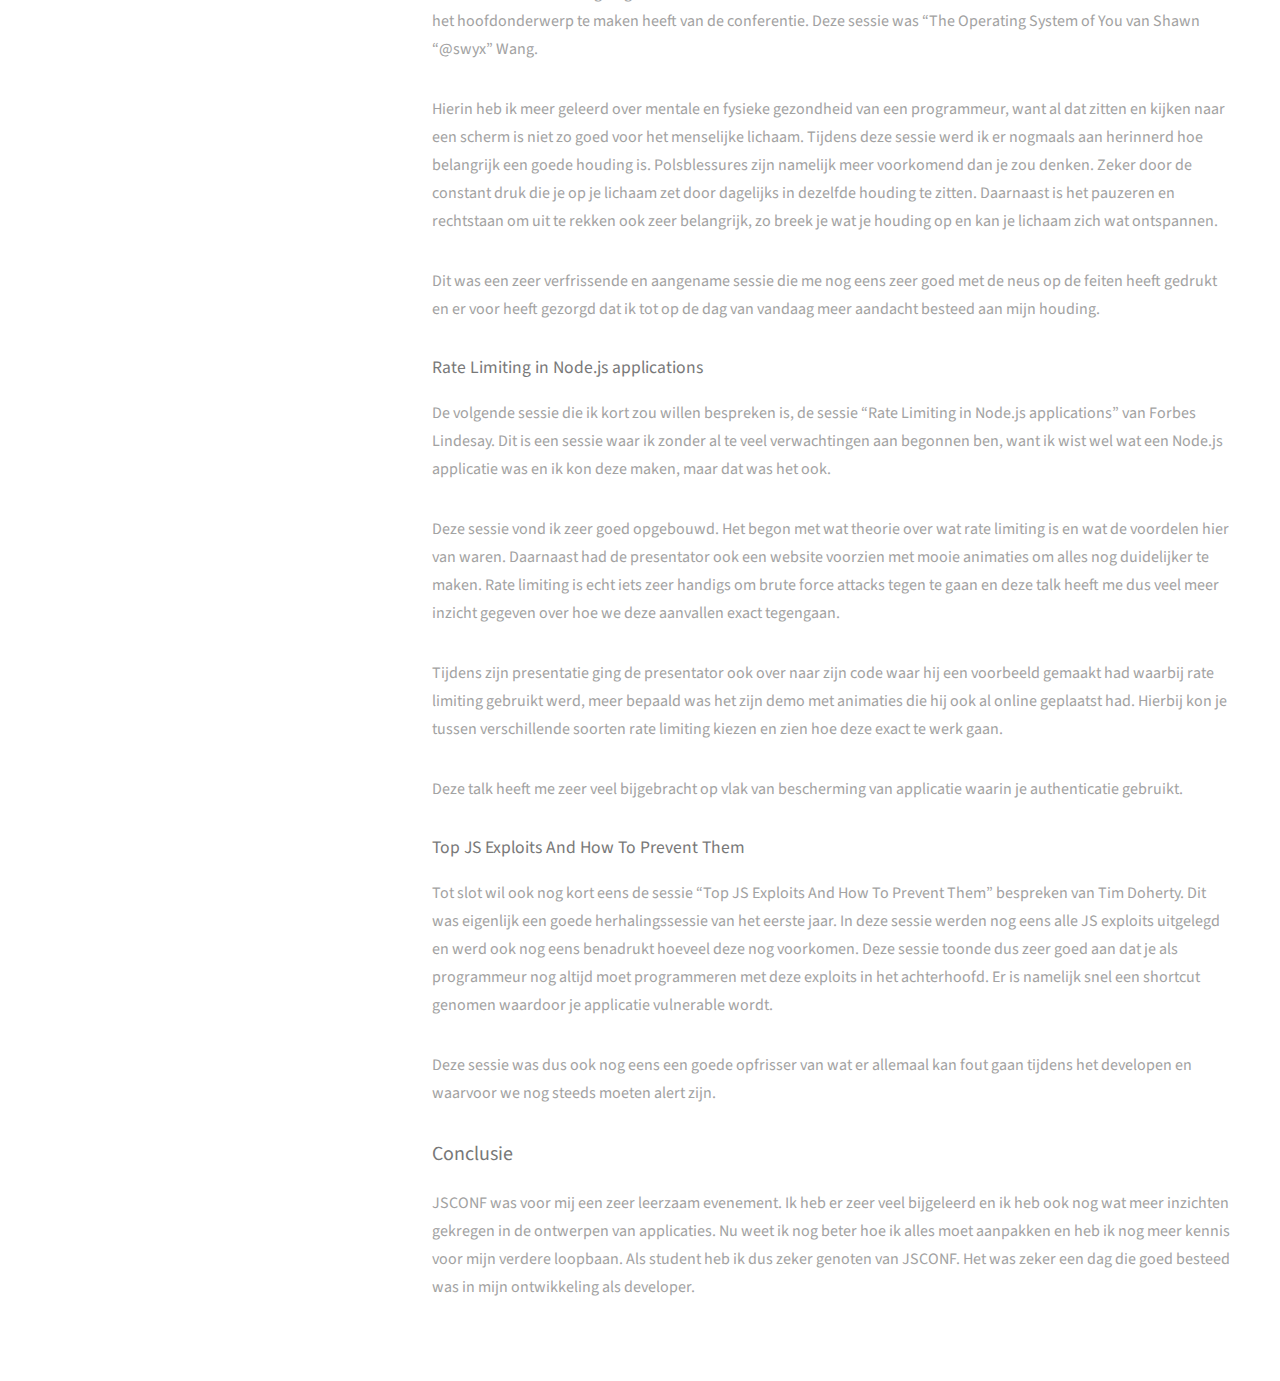
<file: blog/jsconf/index.html>
<!DOCTYPE HTML>
<!--
	Strata by HTML5 UP
	html5up.net | @ajlkn
	Free for personal and commercial use under the CCA 3.0 license (html5up.net/license)
-->
<html>
	<head>
		<title>Jochen Deprez</title>
		<meta charset="utf-8" />
		<meta content="width=device-width, initial-scale=1, user-scalable=no" name="viewport" />
		<link href="../../assets/css/main.css" rel="stylesheet" />
		<link href="../../assets/css/blog.css" rel="stylesheet" />
	</head>
	<body class="is-preload">

		<!-- Header -->
			<header id="header">
				<div class="inner">
					<a class="image avatar" href="#"><img alt="" src="../../images/avatarPicRect.jpg" /></a>
					<h1><strong>Jochen Deprez</strong><br />
						IT-student met een groot vermogen om
						probleemoplossend te denken tijdens
						het bouwen van software. Ik ben
						flexibel en werk graag in
						teamverband.<br /></h1>
				</div>
			</header>

		<!-- Main -->
			<div id="main">

				<!-- One -->
					<section id="one">
						<header class="major">
							<h2>JSCONF 2020<br />
							</h2>
							<h6>23 juni 2020 - volledige dag - online</h6>
						</header>
						<p>Mijn eerste echte actieve IT seminars</p>
						<img alt="logo jsconf" src="../../images/jsconfbe-logo.svg"/>
					</section>

				<!-- Two -->
					<section id="two">
						<h3>Aanloop</h3>
						<p>JSCONF is een jaarlijks georganiseerd evenement. Dit werd actief gepromoot bij de studenten Toegepaste Informatica en ik heb er dan ook voor gekozen om mij in te schrijven. Ik kon namelijk alleen maar extra info opdoen en zo mijn JS-skills uitbreiden. Daarom zat ik op 23 juni 2020, enkele dagen na de examens, al opnieuw achter mijn computer om een ganse dag mee te volgen.</p>

						<h3>Seminars</h3>
						<p>In totaal heb ik 7 sessies gevolgd, maar in dit blog item zal ik er maar 3 kort bespreken en mijn persoonlijke mening geven.</p>

						<h4>BREAKOUT: The Operating System of You</h4>
						<p>De eerste sessie waar ik graag wat aandacht aan wil besteden is een “breakout” sessie. Dit is een sessie die minder met het hoofdonderwerp te maken heeft van de conferentie. Deze sessie was “The Operating System of You van Shawn “@swyx” Wang.</p>
						<p>Hierin heb ik meer geleerd over mentale en fysieke gezondheid van een programmeur, want al dat zitten en kijken naar een scherm is niet zo goed voor het menselijke lichaam. Tijdens deze sessie werd ik er nogmaals aan herinnerd hoe belangrijk een goede houding is. Polsblessures zijn namelijk meer voorkomend dan je zou denken. Zeker door de constant druk die je op je lichaam zet door dagelijks in dezelfde houding te zitten. Daarnaast is het pauzeren en rechtstaan om uit te rekken ook zeer belangrijk, zo breek je wat je houding op en kan je lichaam zich wat ontspannen.</p>
						<p>Dit was een zeer verfrissende en aangename sessie die me nog eens zeer goed met de neus op de feiten heeft gedrukt en er voor heeft gezorgd dat ik tot op de dag van vandaag meer aandacht besteed aan mijn houding.</p>

						<h4>Rate Limiting in Node.js applications</h4>
						<p>De volgende sessie die ik kort zou willen bespreken is, de sessie “Rate Limiting in Node.js applications” van Forbes Lindesay. Dit is een sessie waar ik zonder al te veel verwachtingen aan begonnen ben, want ik wist wel wat een Node.js applicatie was en ik kon deze maken, maar dat was het ook.</p>
						<p>Deze sessie vond ik zeer goed opgebouwd. Het begon met wat theorie over wat rate limiting is en wat de voordelen hier van waren. Daarnaast had de presentator ook een website voorzien met mooie animaties om alles nog duidelijker te maken. Rate limiting is echt iets zeer handigs om brute force attacks tegen te gaan en deze talk heeft me dus veel meer inzicht gegeven over hoe we deze aanvallen exact tegengaan.</p>
						<p>Tijdens zijn presentatie ging de presentator ook over naar zijn code waar hij een voorbeeld gemaakt had waarbij rate limiting gebruikt werd, meer bepaald was het zijn demo met animaties die hij ook al online geplaatst had. Hierbij kon je tussen verschillende soorten rate limiting kiezen en zien hoe deze exact te werk gaan.</p>
						<p>Deze talk heeft me zeer veel bijgebracht op vlak van bescherming van applicatie waarin je authenticatie gebruikt.</p>

						<h4>Top JS Exploits And How To Prevent Them</h4>
						<p>Tot slot wil ook nog kort eens de sessie “Top JS Exploits And How To Prevent Them” bespreken van Tim Doherty. Dit was eigenlijk een goede herhalingssessie van het eerste jaar. In deze sessie werden nog eens alle JS exploits uitgelegd en werd ook nog eens benadrukt hoeveel deze nog voorkomen. Deze sessie toonde dus zeer goed aan dat je als programmeur nog altijd moet programmeren met deze exploits in het achterhoofd. Er is namelijk snel een shortcut genomen waardoor je applicatie vulnerable wordt.</p>
						<p>Deze sessie was dus ook nog eens een goede opfrisser van wat er allemaal kan fout gaan tijdens het developen en waarvoor we nog steeds moeten alert zijn.</p>


						<h3>Conclusie</h3>
						<p>JSCONF was voor mij een zeer leerzaam evenement. Ik heb er zeer veel bijgeleerd en ik heb ook nog wat meer inzichten gekregen in de ontwerpen van applicaties. Nu weet ik nog beter hoe ik alles moet aanpakken en heb ik nog meer kennis voor mijn verdere loopbaan. Als student heb ik dus zeker genoten van JSCONF. Het was zeker een dag die goed besteed was in mijn ontwikkeling als developer.</p>
					</section>

			</div>

		<!-- Footer -->
			<footer id="footer">
				<div class="inner">
					<ul class="icons">
						<li><a class="icon brands fa-github" href="https://github.com/DeprezJ"><span class="label">Github</span></a></li>
						<li><a class="icon brands fa-github" href="https://github.com/JochenDeprez"><span class="label">Github</span></a></li>
						<li><a class="icon brands fa-dribbble" href="https://www.linkedin.com/in/jochen-deprez/"><span class="label">Dribbble</span></a></li>
						<li><a class="icon solid fa-envelope" href="mailto:jochendeprez@hotmail.be"><span class="label">Email</span></a></li>
					</ul>
					<ul class="copyright">
						<li>&copy; Jochen Deprez</li><li>Design: <a href="http://html5up.net">HTML5 UP</a></li>
					</ul>
				</div>
			</footer>

		<!-- Scripts -->
			<script src="../../assets/js/jquery.min.js"></script>
			<script src="../../assets/js/jquery.poptrox.min.js"></script>
			<script src="../../assets/js/browser.min.js"></script>
			<script src="../../assets/js/breakpoints.min.js"></script>
			<script src="../../assets/js/util.js"></script>
			<script src="../../assets/js/main.js"></script>

	</body>
</html>
</file>
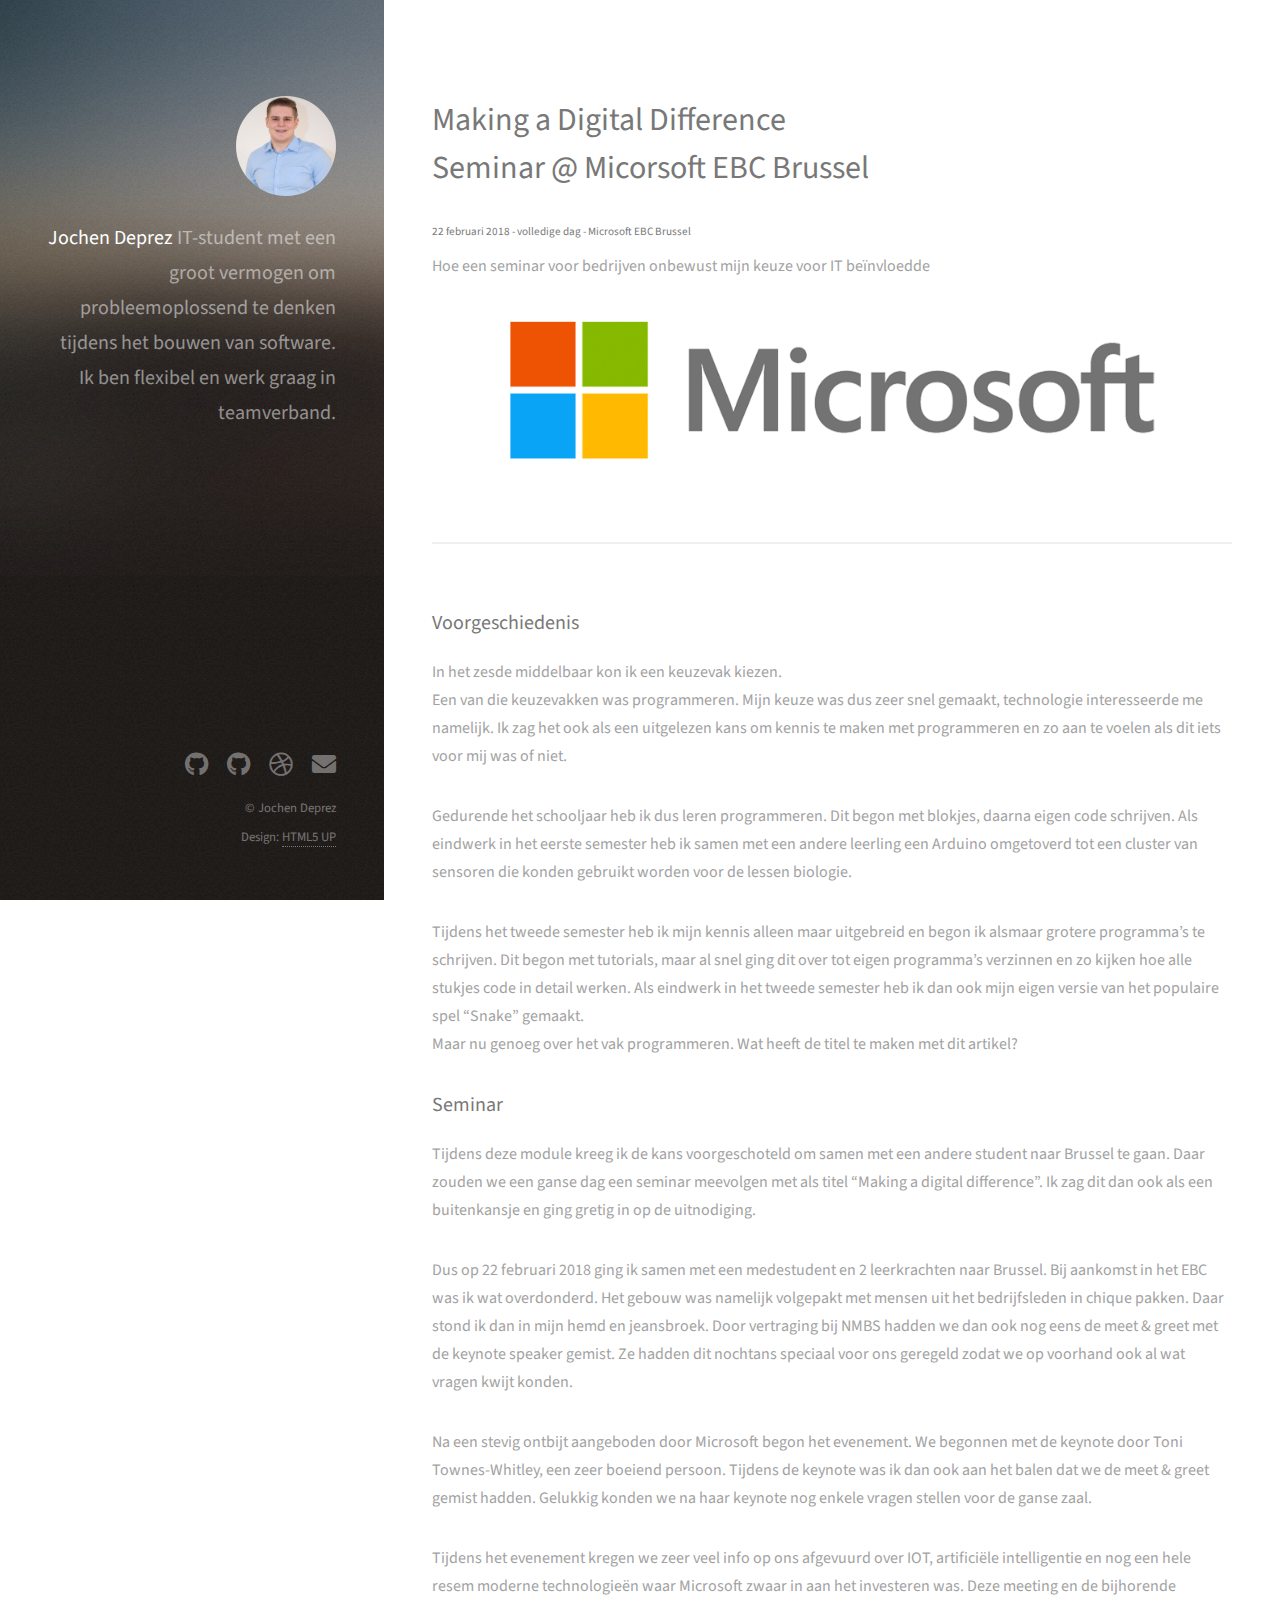
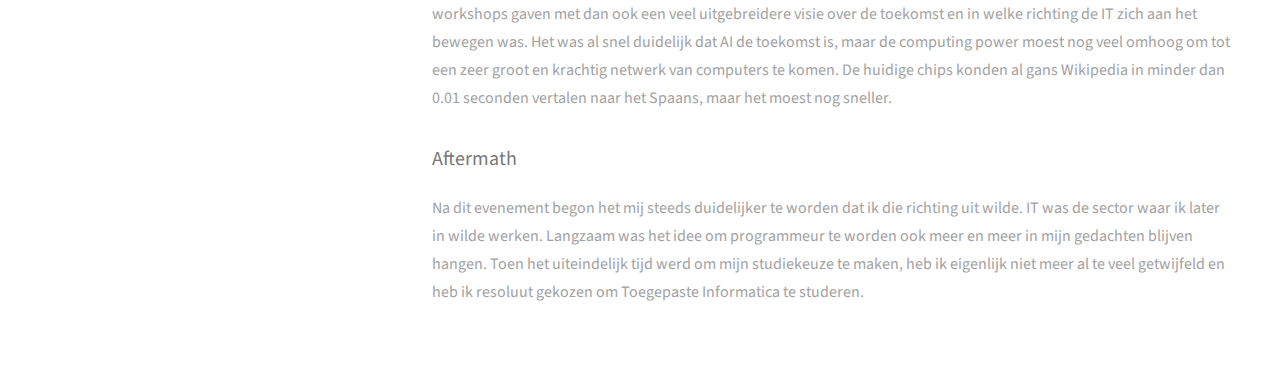
<file: blog/makingADigitalDifference/index.html>
<!DOCTYPE HTML>
<!--
	Strata by HTML5 UP
	html5up.net | @ajlkn
	Free for personal and commercial use under the CCA 3.0 license (html5up.net/license)
-->
<html>
	<head>
		<title>Jochen Deprez</title>
		<meta charset="utf-8" />
		<meta content="width=device-width, initial-scale=1, user-scalable=no" name="viewport" />
		<link href="../../assets/css/main.css" rel="stylesheet" />
		<link href="../../assets/css/blog.css" rel="stylesheet" />
	</head>
	<body class="is-preload">

		<!-- Header -->
			<header id="header">
				<div class="inner">
					<a class="image avatar" href="#"><img alt="" src="../../images/avatarPicRect.jpg" /></a>
					<h1><strong>Jochen Deprez</strong><br />
						IT-student met een groot vermogen om
						probleemoplossend te denken tijdens
						het bouwen van software. Ik ben
						flexibel en werk graag in
						teamverband.<br /></h1>
				</div>
			</header>

		<!-- Main -->
			<div id="main">

				<!-- One -->
					<section id="one">
						<header class="major">
							<h2>Making a Digital Difference<br />
							Seminar @ Micorsoft EBC Brussel</h2>
							<h6>22 februari 2018 - volledige dag - Microsoft EBC Brussel</h6>
						</header>
						<p>Hoe een seminar voor bedrijven onbewust mijn keuze voor IT beïnvloedde</p>
						<img alt="logoMicrosoft" src="../../images/logoMicrosoftResized.png"/>
					</section>

				<!-- Two -->
					<section id="two">
						<h3>Voorgeschiedenis</h3>
						<p>In het zesde middelbaar kon ik een keuzevak kiezen. <br />
							Een van die keuzevakken was programmeren. Mijn keuze was dus zeer snel gemaakt, technologie interesseerde me namelijk. Ik zag het ook als een uitgelezen kans om kennis te maken met programmeren en zo aan te voelen als dit iets voor mij was of niet. </p>
						<p>Gedurende het schooljaar heb ik dus leren programmeren. Dit begon met blokjes, daarna eigen code schrijven. Als eindwerk in het eerste semester heb ik samen met een andere leerling een Arduino omgetoverd tot een cluster van sensoren die konden gebruikt worden voor de lessen biologie.</p>
						<p>Tijdens het tweede semester heb ik mijn kennis alleen maar uitgebreid en begon ik alsmaar grotere programma’s te schrijven. Dit begon met tutorials, maar al snel ging dit over tot eigen programma’s verzinnen en zo kijken hoe alle stukjes code in detail werken. Als eindwerk in het tweede semester heb ik dan ook mijn eigen versie van het populaire spel “Snake” gemaakt. <br />
							Maar nu genoeg over het vak programmeren. Wat heeft de titel te maken met dit artikel?</p>

						<h3>Seminar</h3>
						<p>Tijdens deze module kreeg ik de kans voorgeschoteld om samen met een andere student naar Brussel te gaan. Daar zouden we een ganse dag een seminar meevolgen met als titel “Making a digital difference”. Ik zag dit dan ook als een buitenkansje en ging gretig in op de uitnodiging.</p>
						<p>Dus op 22 februari 2018 ging ik samen met een medestudent en 2 leerkrachten naar Brussel. Bij aankomst in het EBC was ik wat overdonderd. Het gebouw was namelijk volgepakt met mensen uit het bedrijfsleden in chique pakken. Daar stond ik dan in mijn hemd en jeansbroek. Door vertraging bij NMBS hadden we dan ook nog eens de meet & greet met de keynote speaker gemist. Ze hadden dit nochtans speciaal voor ons geregeld zodat we op voorhand ook al wat vragen kwijt konden.</p>
						<p>Na een stevig ontbijt aangeboden door Microsoft begon het evenement. We begonnen met de keynote door Toni Townes-Whitley, een zeer boeiend persoon. Tijdens de keynote was ik dan ook aan het balen dat we de meet & greet gemist hadden. Gelukkig konden we na haar keynote nog enkele vragen stellen voor de ganse zaal. </p>
						<p>Tijdens het evenement kregen we zeer veel info op ons afgevuurd over IOT, artificiële intelligentie en nog een hele resem moderne technologieën waar Microsoft zwaar in aan het investeren was. Deze meeting en de bijhorende workshops gaven met dan ook een veel uitgebreidere visie over de toekomst en in welke richting de IT zich aan het bewegen was. Het was al snel duidelijk dat AI de toekomst is, maar de computing power moest nog veel omhoog om tot een zeer groot en krachtig netwerk van computers te komen. De huidige chips konden al gans Wikipedia in minder dan 0.01 seconden vertalen naar het Spaans, maar het moest nog sneller.</p>

						<h3>Aftermath</h3>
						<p>Na dit evenement begon het mij steeds duidelijker te worden dat ik die richting uit wilde. IT was de sector waar ik later in wilde werken. Langzaam was het idee om programmeur te worden ook meer en meer in mijn gedachten blijven hangen. Toen het uiteindelijk tijd werd om mijn studiekeuze te maken, heb ik eigenlijk niet meer al te veel getwijfeld en heb ik resoluut gekozen om Toegepaste Informatica te studeren.</p>
					</section>

			</div>

		<!-- Footer -->
			<footer id="footer">
				<div class="inner">
					<ul class="icons">
						<li><a class="icon brands fa-github" href="https://github.com/DeprezJ"><span class="label">Github</span></a></li>
						<li><a class="icon brands fa-github" href="https://github.com/JochenDeprez"><span class="label">Github</span></a></li>
						<li><a class="icon brands fa-dribbble" href="https://www.linkedin.com/in/jochen-deprez/"><span class="label">Dribbble</span></a></li>
						<li><a class="icon solid fa-envelope" href="mailto:jochendeprez@hotmail.be"><span class="label">Email</span></a></li>
					</ul>
					<ul class="copyright">
						<li>&copy; Jochen Deprez</li><li>Design: <a href="http://html5up.net">HTML5 UP</a></li>
					</ul>
				</div>
			</footer>

		<!-- Scripts -->
			<script src="../../assets/js/jquery.min.js"></script>
			<script src="../../assets/js/jquery.poptrox.min.js"></script>
			<script src="../../assets/js/browser.min.js"></script>
			<script src="../../assets/js/breakpoints.min.js"></script>
			<script src="../../assets/js/util.js"></script>
			<script src="../../assets/js/main.js"></script>

	</body>
</html>
</file>
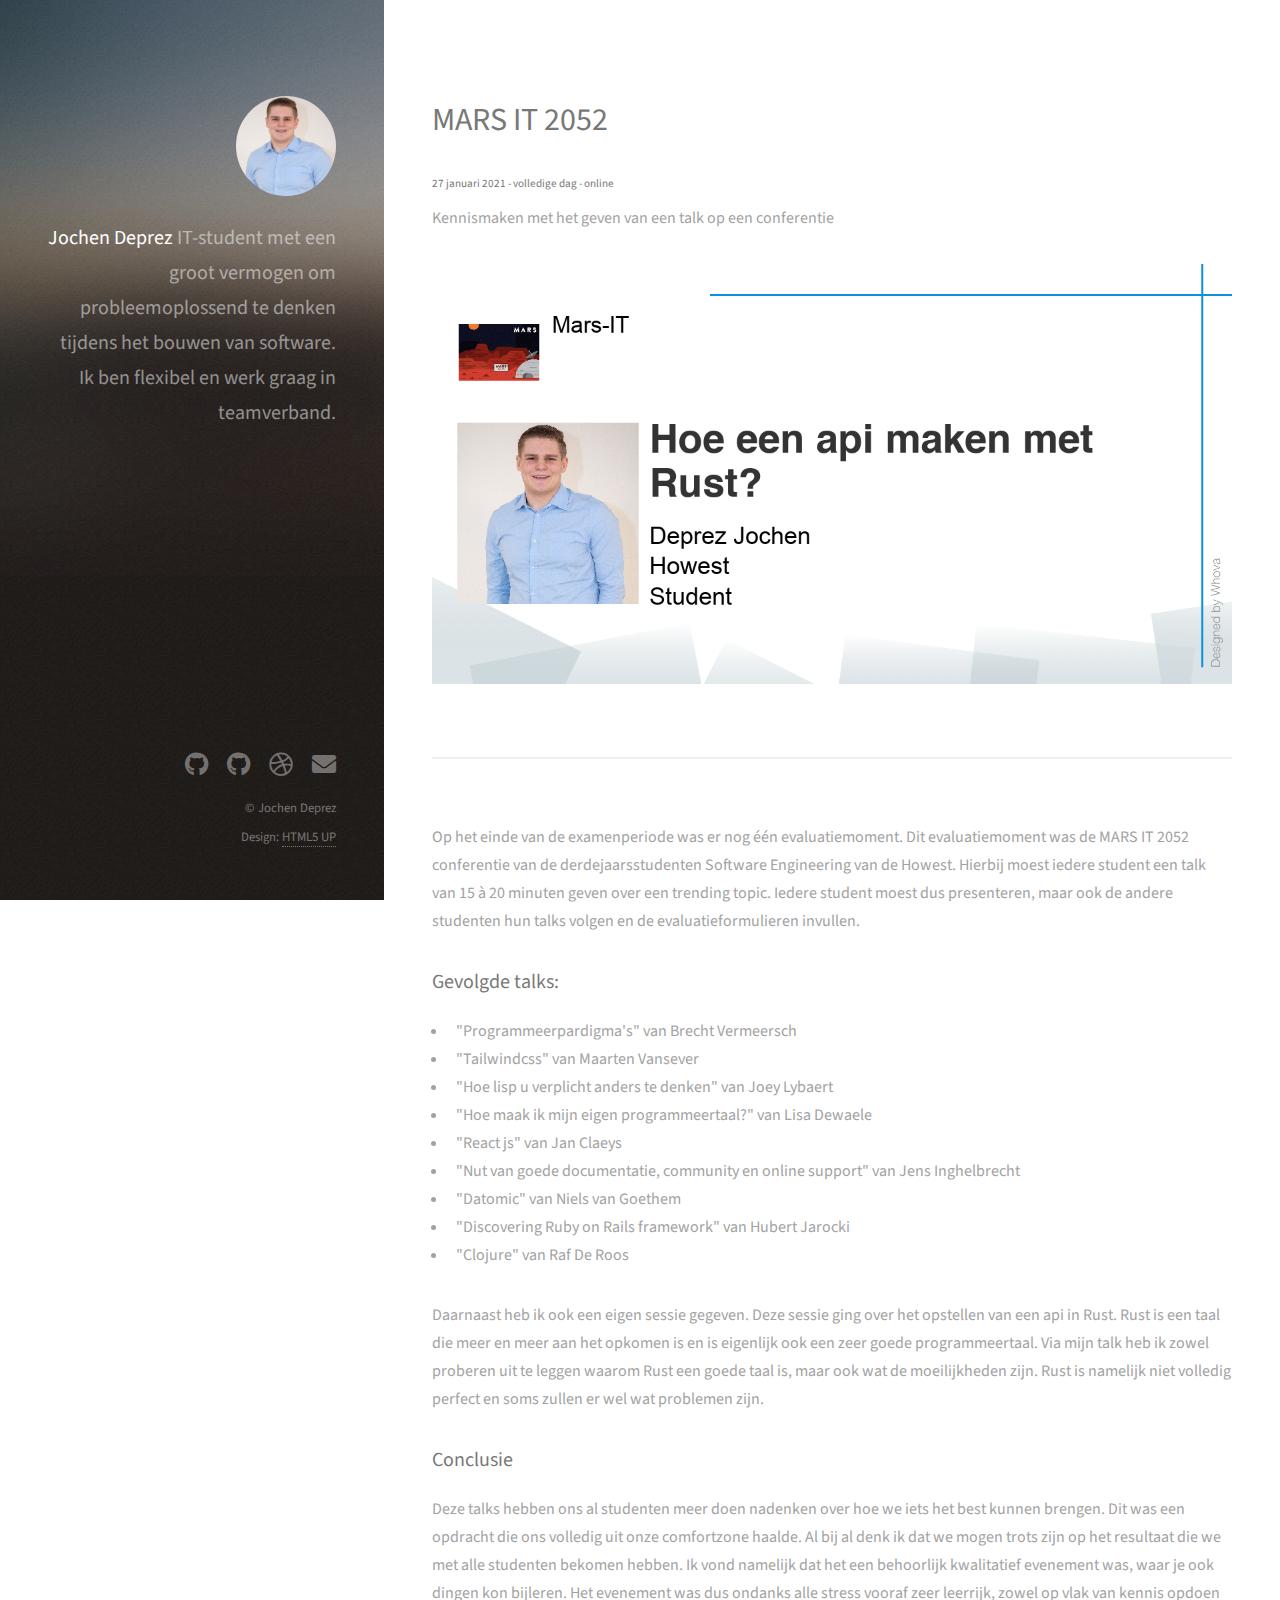
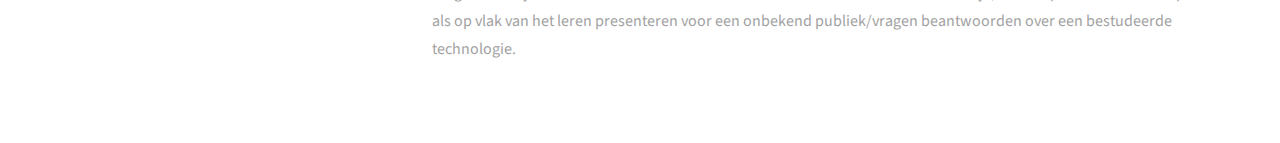
<file: blog/marsIT/index.html>
<!DOCTYPE HTML>
<!--
	Strata by HTML5 UP
	html5up.net | @ajlkn
	Free for personal and commercial use under the CCA 3.0 license (html5up.net/license)
-->
<html>
	<head>
		<title>Jochen Deprez</title>
		<meta charset="utf-8" />
		<meta content="width=device-width, initial-scale=1, user-scalable=no" name="viewport" />
		<link href="../../assets/css/main.css" rel="stylesheet" />
		<link href="../../assets/css/blog.css" rel="stylesheet" />
	</head>
	<body class="is-preload">

		<!-- Header -->
			<header id="header">
				<div class="inner">
					<a class="image avatar" href="#"><img alt="" src="../../images/avatarPicRect.jpg" /></a>
					<h1><strong>Jochen Deprez</strong><br />
						IT-student met een groot vermogen om
						probleemoplossend te denken tijdens
						het bouwen van software. Ik ben
						flexibel en werk graag in
						teamverband.<br /></h1>
				</div>
			</header>

		<!-- Main -->
			<div id="main">

				<!-- One -->
					<section id="one">
						<header class="major">
							<h2>MARS IT 2052</h2>
							<h6>27 januari 2021 - volledige dag - online</h6>
						</header>
						<p>Kennismaken met het geven van een talk op een conferentie</p>
						<img alt="talk MarsIT" src="../../images/MarsIT.jpg"/>
					</section>

				<!-- Two -->
					<section id="two">
						<p>Op het einde van de examenperiode was er nog één evaluatiemoment. Dit evaluatiemoment was de MARS IT 2052 conferentie van de derdejaarsstudenten Software Engineering van de Howest. Hierbij moest iedere student een talk van 15 à 20 minuten geven over een trending topic. Iedere student moest dus presenteren, maar ook de andere studenten hun talks volgen en de evaluatieformulieren invullen.</p>
						<h3>Gevolgde talks:</h3>
						<ul>
							<li>"Programmeerpardigma's" van Brecht Vermeersch</li>
							<li>"Tailwindcss" van Maarten Vansever</li>
							<li>"Hoe lisp u verplicht anders te denken" van Joey Lybaert</li>
							<li>"Hoe maak ik mijn eigen programmeertaal?" van Lisa Dewaele</li>
							<li>"React js" van Jan Claeys</li>
							<li>"Nut van goede documentatie, community en online support" van Jens Inghelbrecht</li>
							<li>"Datomic" van Niels van Goethem</li>
							<li>"Discovering Ruby on Rails framework" van Hubert Jarocki</li>
							<li>"Clojure" van Raf De Roos</li>
						</ul>
						<p>Daarnaast heb ik ook een eigen sessie gegeven. Deze sessie ging over het opstellen van een api in Rust. Rust is een taal die meer en meer aan het opkomen is en is eigenlijk ook een zeer goede programmeertaal. Via mijn talk heb ik zowel proberen uit te leggen waarom Rust een goede taal is, maar ook wat de moeilijkheden zijn. Rust is namelijk niet volledig perfect en soms zullen er wel wat problemen zijn.</p>

						<h3>Conclusie</h3>
						<p>
							Deze talks hebben ons al studenten meer doen nadenken over hoe we iets het best kunnen brengen. Dit was een opdracht die ons volledig uit onze comfortzone haalde. Al bij al denk ik dat we mogen trots zijn op het resultaat die we met alle studenten bekomen hebben. Ik vond namelijk dat het een behoorlijk kwalitatief evenement was, waar je ook dingen kon bijleren. Het evenement was dus ondanks alle stress vooraf zeer leerrijk, zowel op vlak van kennis opdoen als op vlak van het leren presenteren voor een onbekend publiek/vragen beantwoorden over een bestudeerde technologie.
						</p>
					</section>

			</div>

		<!-- Footer -->
			<footer id="footer">
				<div class="inner">
					<ul class="icons">
						<li><a class="icon brands fa-github" href="https://github.com/DeprezJ"><span class="label">Github</span></a></li>
						<li><a class="icon brands fa-github" href="https://github.com/JochenDeprez"><span class="label">Github</span></a></li>
						<li><a class="icon brands fa-dribbble" href="https://www.linkedin.com/in/jochen-deprez/"><span class="label">Dribbble</span></a></li>
						<li><a class="icon solid fa-envelope" href="mailto:jochendeprez@hotmail.be"><span class="label">Email</span></a></li>
					</ul>
					<ul class="copyright">
						<li>&copy; Jochen Deprez</li><li>Design: <a href="http://html5up.net">HTML5 UP</a></li>
					</ul>
				</div>
			</footer>

		<!-- Scripts -->
			<script src="../../assets/js/jquery.min.js"></script>
			<script src="../../assets/js/jquery.poptrox.min.js"></script>
			<script src="../../assets/js/browser.min.js"></script>
			<script src="../../assets/js/breakpoints.min.js"></script>
			<script src="../../assets/js/util.js"></script>
			<script src="../../assets/js/main.js"></script>

	</body>
</html>
</file>
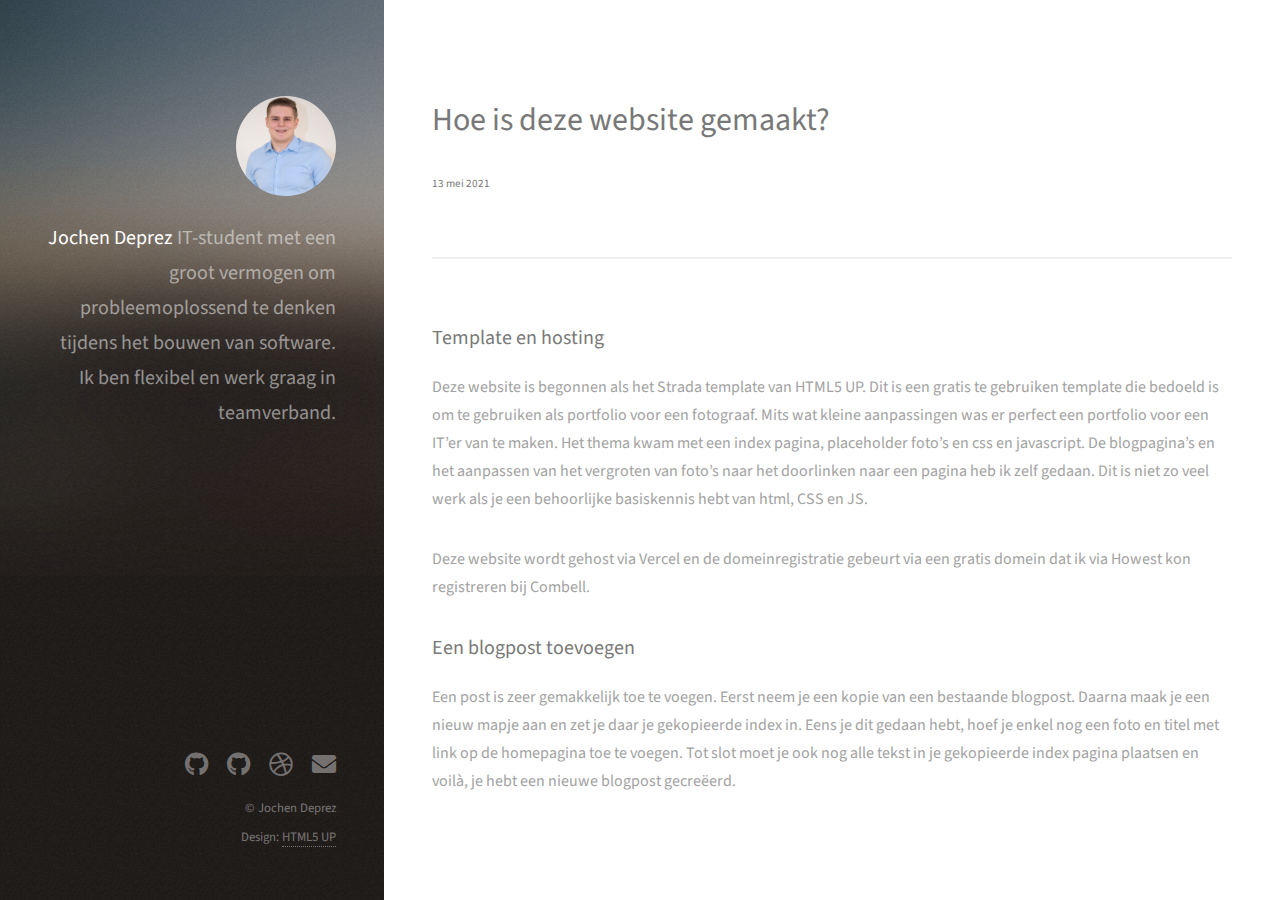
<file: blog/opstellenWebsite/index.html>
<!DOCTYPE HTML>
<!--
	Strata by HTML5 UP
	html5up.net | @ajlkn
	Free for personal and commercial use under the CCA 3.0 license (html5up.net/license)
-->
<html>
	<head>
		<title>Jochen Deprez</title>
		<meta charset="utf-8" />
		<meta content="width=device-width, initial-scale=1, user-scalable=no" name="viewport" />
		<link href="../../assets/css/main.css" rel="stylesheet" />
		<link href="../../assets/css/blog.css" rel="stylesheet" />
	</head>
	<body class="is-preload">

		<!-- Header -->
			<header id="header">
				<div class="inner">
					<a class="image avatar" href="#"><img alt="" src="../../images/avatarPicRect.jpg" /></a>
					<h1><strong>Jochen Deprez</strong><br />
						IT-student met een groot vermogen om
						probleemoplossend te denken tijdens
						het bouwen van software. Ik ben
						flexibel en werk graag in
						teamverband.<br /></h1>
				</div>
			</header>

		<!-- Main -->
			<div id="main">

				<!-- One -->
					<section id="one">
						<header class="major">
							<h2>Hoe is deze website gemaakt?</h2>
							<h6>13 mei 2021</h6>
						</header>
					</section>

				<!-- Two -->
					<section id="two">
						<h3>Template en hosting</h3>
						<p>Deze website is begonnen als het Strada template van HTML5 UP. Dit is een gratis te gebruiken template die bedoeld is om te gebruiken als portfolio voor een fotograaf. Mits wat kleine aanpassingen was er perfect een portfolio voor een IT’er van te maken. Het thema kwam met een index pagina, placeholder foto’s en css en javascript. De blogpagina’s en het aanpassen van het vergroten van foto’s naar het doorlinken naar een pagina heb ik zelf gedaan. Dit is niet zo veel werk als je een behoorlijke basiskennis hebt van html, CSS en JS.</p>
						<p>Deze website wordt gehost via Vercel en de domeinregistratie gebeurt via een gratis domein dat ik via Howest kon registreren bij Combell.</p>

						<h3>Een blogpost toevoegen</h3>
						<p>Een post is zeer gemakkelijk toe te voegen. Eerst neem je een kopie van een bestaande blogpost. Daarna maak je een nieuw mapje aan en zet je daar je gekopieerde index in. Eens je dit gedaan hebt, hoef je enkel nog een foto en titel met link op de homepagina toe te voegen. Tot slot moet je ook nog alle tekst in je gekopieerde index pagina plaatsen en voilà, je hebt een nieuwe blogpost gecreëerd.</p>
					</section>

			</div>

		<!-- Footer -->
			<footer id="footer">
				<div class="inner">
					<ul class="icons">
						<li><a class="icon brands fa-github" href="https://github.com/DeprezJ"><span class="label">Github</span></a></li>
						<li><a class="icon brands fa-github" href="https://github.com/JochenDeprez"><span class="label">Github</span></a></li>
						<li><a class="icon brands fa-dribbble" href="https://www.linkedin.com/in/jochen-deprez/"><span class="label">Dribbble</span></a></li>
						<li><a class="icon solid fa-envelope" href="mailto:jochendeprez@hotmail.be"><span class="label">Email</span></a></li>
					</ul>
					<ul class="copyright">
						<li>&copy; Jochen Deprez</li><li>Design: <a href="http://html5up.net">HTML5 UP</a></li>
					</ul>
				</div>
			</footer>

		<!-- Scripts -->
			<script src="../../assets/js/jquery.min.js"></script>
			<script src="../../assets/js/jquery.poptrox.min.js"></script>
			<script src="../../assets/js/browser.min.js"></script>
			<script src="../../assets/js/breakpoints.min.js"></script>
			<script src="../../assets/js/util.js"></script>
			<script src="../../assets/js/main.js"></script>

	</body>
</html>
</file>
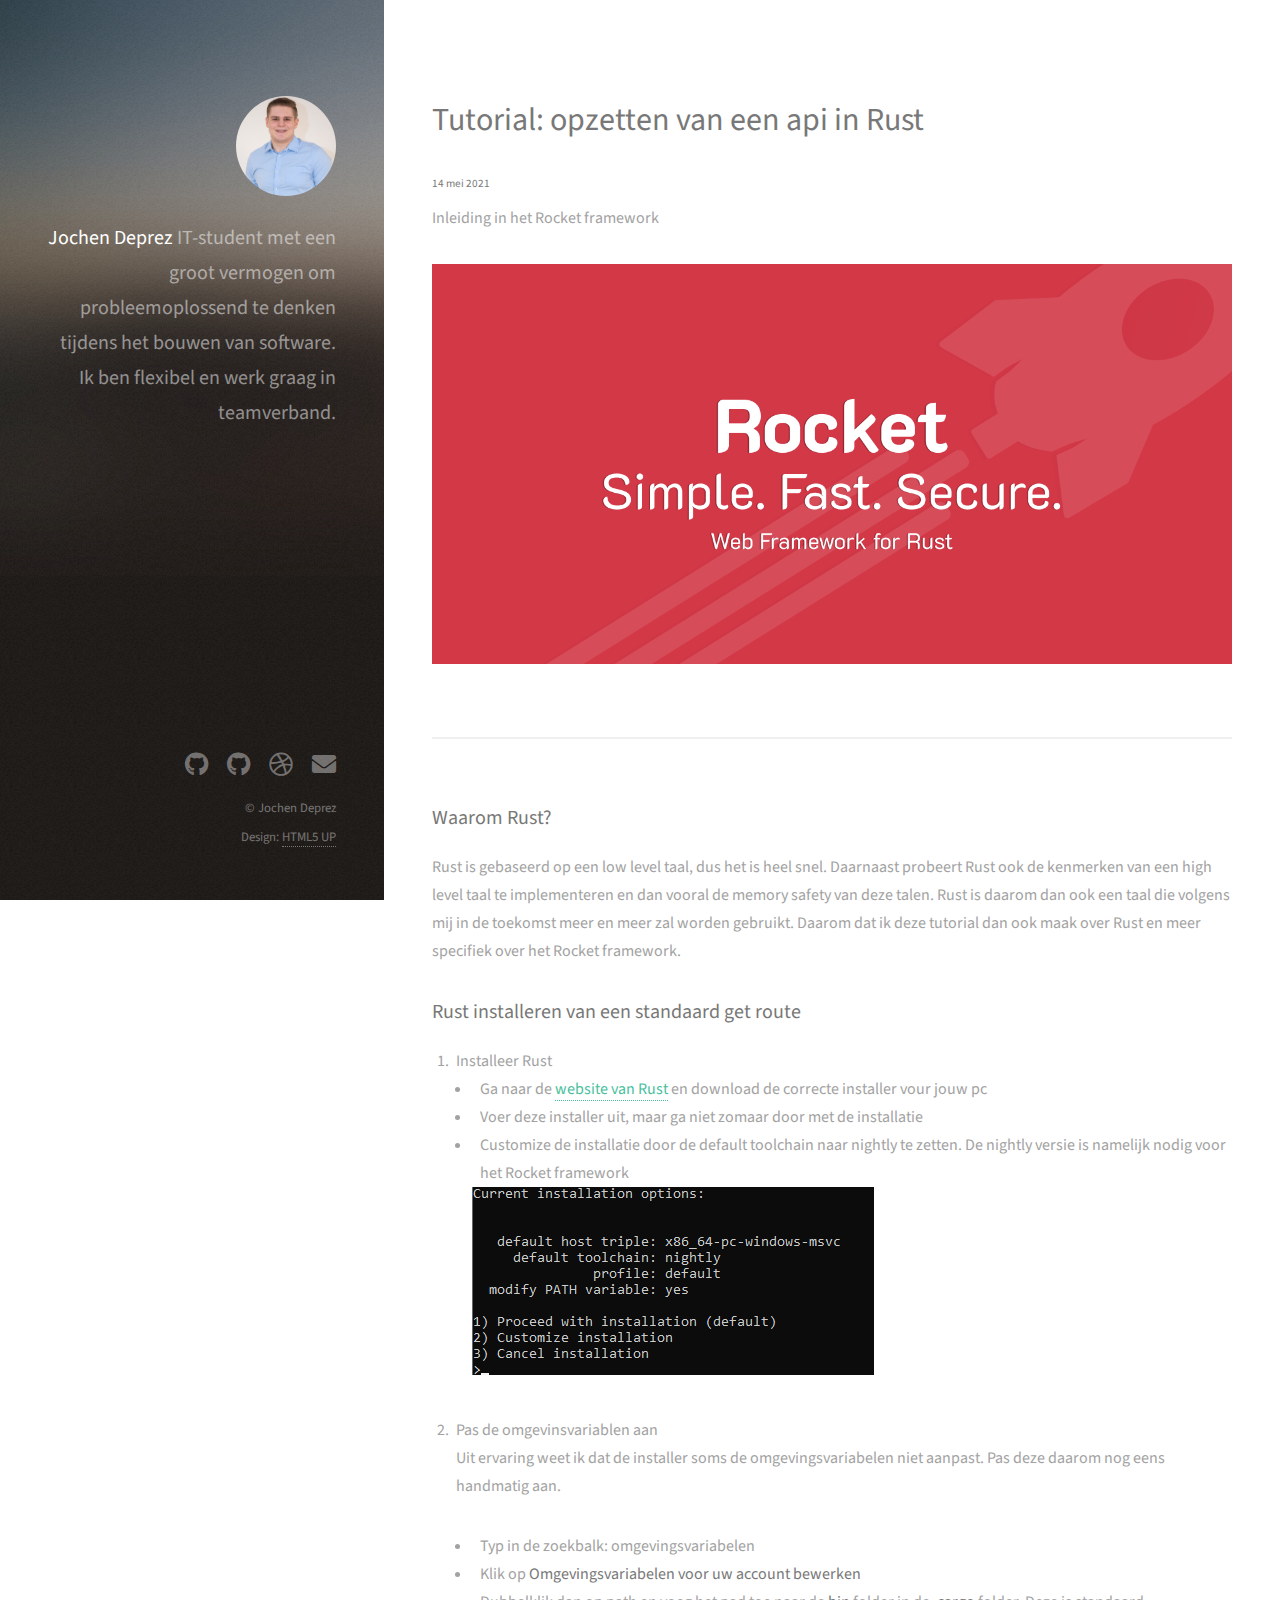
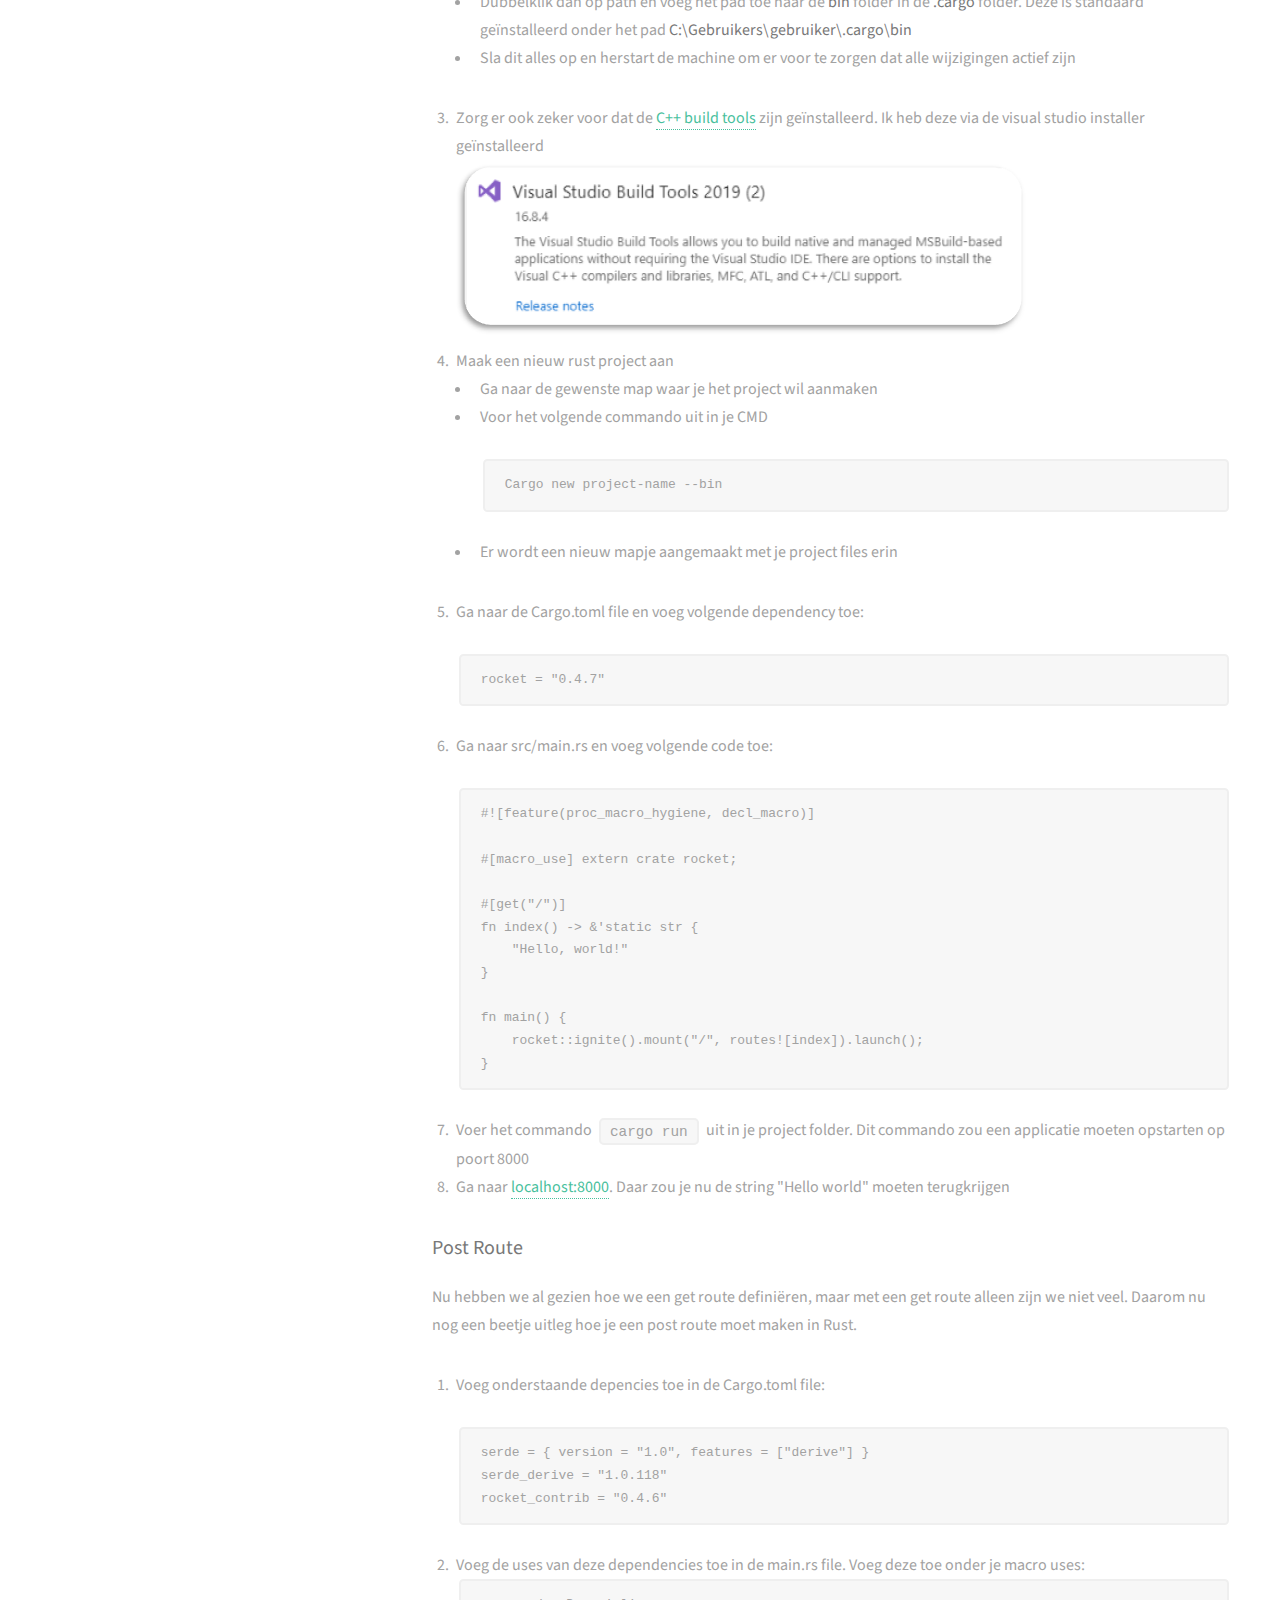
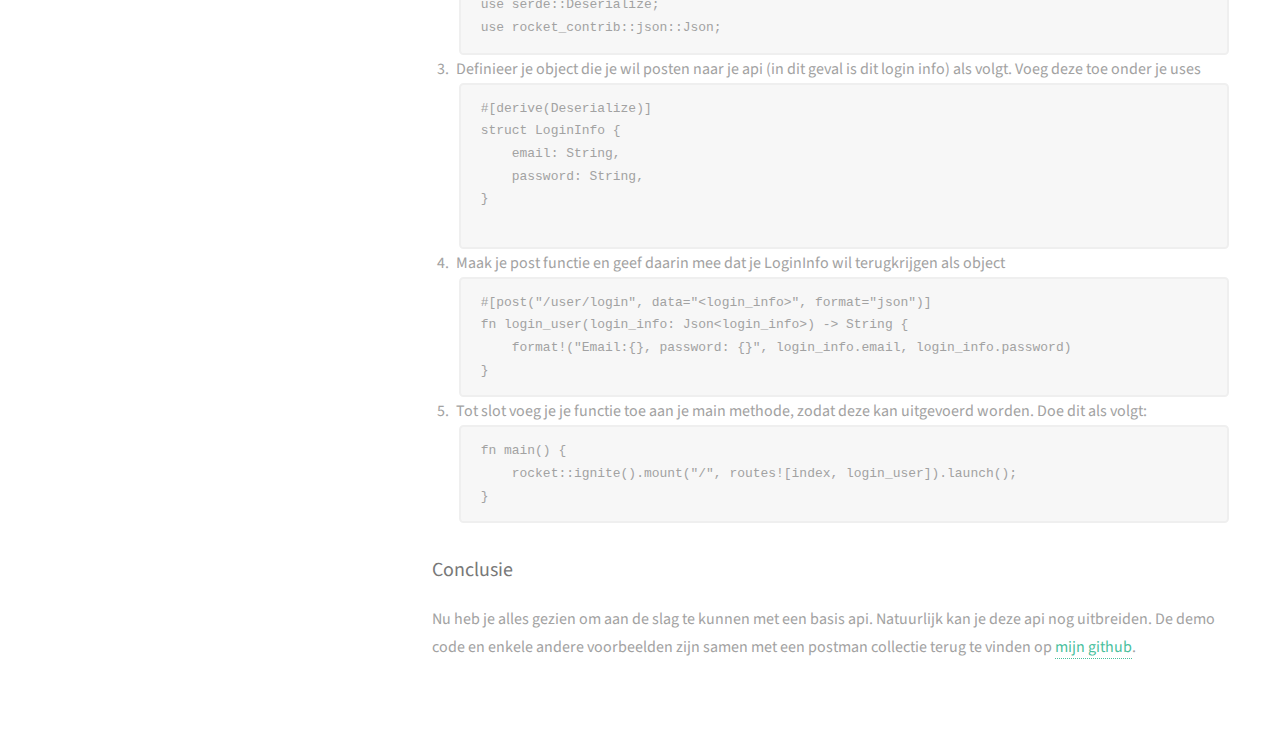
<file: blog/tutorial/index.html>
<!DOCTYPE HTML>
<!--
	Strata by HTML5 UP
	html5up.net | @ajlkn
	Free for personal and commercial use under the CCA 3.0 license (html5up.net/license)
-->
<html>
	<head>
		<title>Jochen Deprez</title>
		<meta charset="utf-8" />
		<meta content="width=device-width, initial-scale=1, user-scalable=no" name="viewport" />
		<link href="../../assets/css/main.css" rel="stylesheet" />
		<link href="../../assets/css/blog.css" rel="stylesheet" />
	</head>
	<body class="is-preload">

		<!-- Header -->
			<header id="header">
				<div class="inner">
					<a class="image avatar" href="#"><img alt="" src="../../images/avatarPicRect.jpg" /></a>
					<h1><strong>Jochen Deprez</strong><br />
						IT-student met een groot vermogen om
						probleemoplossend te denken tijdens
						het bouwen van software. Ik ben
						flexibel en werk graag in
						teamverband.<br /></h1>
				</div>
			</header>

		<!-- Main -->
			<div id="main">

				<!-- One -->
					<section id="one">
						<header class="major">
							<h2>Tutorial: opzetten van een api in Rust</h2>
							<h6>14 mei 2021</h6>
						</header>
						<p>Inleiding in het Rocket framework</p>
						<img alt="logoMicrosoft" src="../../images/RustRocket.png"/>
					</section>

				<!-- Two -->
					<section id="two">
						<h3>Waarom Rust?</h3>
						<p>Rust is gebaseerd op een low level taal, dus het is heel snel. Daarnaast probeert Rust ook de kenmerken van een high level taal te implementeren en dan vooral de memory safety van deze talen. Rust is daarom dan ook een taal die volgens mij in de toekomst meer en meer zal worden gebruikt. Daarom dat ik deze tutorial dan ook maak over Rust en meer specifiek over het Rocket framework.</p>

						<h3>Rust installeren van een standaard get route</h3>
						<ol>
							<li>
								Installeer Rust
								<ul>
									<li>Ga naar de <a href="https://www.rust-lang.org/tools/install" target="_blank">website van Rust</a> en download de correcte installer vour jouw pc</li>
									<li>Voer deze installer uit, maar ga niet zomaar door met de installatie</li>
									<li>Customize de installatie door de default toolchain naar nightly te zetten. De nightly versie is namelijk nodig voor het Rocket framework</li>
									<img src="../../images/tutorial/installation.png" alt="rustInstallatie">
								</ul>
							</li>
							<li>
								Pas de omgevinsvariablen aan
								<p>Uit ervaring weet ik dat de installer soms de omgevingsvariabelen niet aanpast. Pas
									deze daarom nog eens handmatig aan.</p>
								<ul>
									<li>Typ in de zoekbalk: omgevingsvariabelen</li>
									<li>Klik op <strong>Omgevingsvariabelen voor uw account bewerken</strong></li>
									<li>Dubbelklik dan op path en voeg het pad toe naar de <strong>bin</strong> folder in de <strong>.cargo</strong> folder. Deze is standaard geïnstalleerd onder het pad <strong>C:\Gebruikers\gebruiker\.cargo\bin</strong></li>
									<li>Sla dit alles op en herstart de machine om er voor te zorgen dat alle wijzigingen actief zijn</li>
								</ul>
							<li>Zorg er ook zeker voor dat de <a href="https://www.google.be/url?sa=t&rct=j&q=&esrc=s&source=web&cd=&ved=2ahUKEwjQjbH-2snwAhUOEBQKHaSwANYQFjAAegQIBBAD&url=https%3A%2F%2Fgo.microsoft.com%2Ffwlink%2F%3FLinkId%3D691126&usg=AOvVaw0geDw_h-TSCfzTMvYE2ZOw">C++ build tools</a> zijn geïnstalleerd. Ik heb deze via de visual studio installer geïnstalleerd</li>
							<img src="../../images/tutorial/buildTools.png" alt="C++ build tools">
							<li>Maak een nieuw rust project aan
							<ul>
								<li>Ga naar de gewenste map waar je het project wil aanmaken</li>
								<li>Voor het volgende commando uit in je CMD
								<pre class="line-numbers">
									<code>Cargo new project-name --bin</code>
								</pre></li>
								<li>Er wordt een nieuw mapje aangemaakt met je project files erin</li>
							</ul>
							</li>
							<li>
								Ga naar de Cargo.toml file en voeg volgende dependency toe:
								<pre class="line-numbers">
									<code>rocket = "0.4.7"</code>
								</pre>
							</li>
							<li>
								Ga naar src/main.rs en voeg volgende code toe:
								<pre class="line-numbers">
									<code>#![feature(proc_macro_hygiene, decl_macro)]

#[macro_use] extern crate rocket;

#[get("/")]
fn index() -> &'static str {
    "Hello, world!"
}

fn main() {
    rocket::ignite().mount("/", routes![index]).launch();
}
</code>
								</pre>
							</li>
							<li>
								Voer het commando <code>cargo run</code> uit in je project folder. Dit commando zou een applicatie moeten opstarten op poort 8000
							</li>
							<li>Ga naar <a href="http://localhost:8000" target="_blank">localhost:8000</a>. Daar zou je nu de string "Hello world" moeten terugkrijgen</li>
						</ol>

						<h3>
							Post Route
						</h3>
						<p>Nu hebben we al gezien hoe we een get route definiëren, maar met een get route alleen zijn we niet veel. Daarom nu nog een beetje uitleg hoe je een post route moet maken in Rust.</p>
						<ol>
							<li>Voeg onderstaande depencies toe in de Cargo.toml file:
							<pre>
								<code>serde = { version = "1.0", features = ["derive"] }
serde_derive = "1.0.118"
rocket_contrib = "0.4.6"
</code>
							</pre></li>
							<li>Voeg de uses van deze dependencies toe in de main.rs file. Voeg deze toe onder je macro uses:
							<pre class="lessMargin"><code>use serde::Deserialize;
use rocket_contrib::json::Json;
</code></pre></li>
							<li>
								Definieer je object die je wil posten naar je api (in dit geval is dit login info) als volgt. Voeg deze toe onder je uses
								<pre class="lessMargin"><code>#[derive(Deserialize)]
struct LoginInfo {
    email: String,
    password: String,
}

</code></pre>
							</li>
							<li>
								Maak je post functie en geef daarin mee dat je LoginInfo wil terugkrijgen als object
								<pre class="lessMargin"><code>#[post("/user/login", data="&lt;login_info&gt;", format="json")]
fn login_user(login_info: Json&lt;login_info&gt;) -> String {
    format!("Email:{}, password: {}", login_info.email, login_info.password)
}
</code></pre>
							</li>
							<li>
								Tot slot voeg je je functie toe aan je main methode, zodat deze kan uitgevoerd worden. Doe dit als volgt:
								<pre class="lessMargin"><code>fn main() {
    rocket::ignite().mount("/", routes![index, login_user]).launch();
}
</code></pre>
							</li>
						</ol>
						<h3>
							Conclusie
						</h3>
						<p>Nu heb je alles gezien om aan de slag te kunnen met een basis api. Natuurlijk kan je deze api nog uitbreiden. De demo code en enkele andere voorbeelden zijn samen met een postman collectie terug te vinden op
							<a href="https://github.com/JochenDeprez/MarsIT-Rust">mijn github</a>. </p>
					</section>

			</div>

		<!-- Footer -->
			<footer id="footer">
				<div class="inner">
					<ul class="icons">
						<li><a class="icon brands fa-github" href="https://github.com/DeprezJ"><span class="label">Github</span></a></li>
						<li><a class="icon brands fa-github" href="https://github.com/JochenDeprez"><span class="label">Github</span></a></li>
						<li><a class="icon brands fa-dribbble" href="https://www.linkedin.com/in/jochen-deprez/"><span class="label">Dribbble</span></a></li>
						<li><a class="icon solid fa-envelope" href="mailto:jochendeprez@hotmail.be"><span class="label">Email</span></a></li>
					</ul>
					<ul class="copyright">
						<li>&copy; Jochen Deprez</li><li>Design: <a href="http://html5up.net">HTML5 UP</a></li>
					</ul>
				</div>
			</footer>

		<!-- Scripts -->
			<script src="../../assets/js/jquery.min.js"></script>
			<script src="../../assets/js/jquery.poptrox.min.js"></script>
			<script src="../../assets/js/browser.min.js"></script>
			<script src="../../assets/js/breakpoints.min.js"></script>
			<script src="../../assets/js/util.js"></script>
			<script src="../../assets/js/main.js"></script>

	</body>
</html>
</file>
<file: assets/css/blog.css>
#one img{
    width: 100%;
}

#contentImage{
    width: 100%;
}

pre{
    margin-bottom: -30px;
}

.lessMargin{
    margin-bottom: 0;
}
</file>
<file: assets/css/main.css>
@import url("fontawesome-all.min.css");
@import url("https://fonts.googleapis.com/css?family=Source+Sans+Pro:400,400italic");

/*
	Strata by HTML5 UP
	html5up.net | @ajlkn
	Free for personal and commercial use under the CCA 3.0 license (html5up.net/license)
*/

html, body, div, span, applet, object,
iframe, h1, h2, h3, h4, h5, h6, p, blockquote,
pre, a, abbr, acronym, address, big, cite,
code, del, dfn, em, img, ins, kbd, q, s, samp,
small, strike, strong, sub, sup, tt, var, b,
u, i, center, dl, dt, dd, ol, ul, li, fieldset,
form, label, legend, table, caption, tbody,
tfoot, thead, tr, th, td, article, aside,
canvas, details, embed, figure, figcaption,
footer, header, hgroup, menu, nav, output, ruby,
section, summary, time, mark, audio, video {
	margin: 0;
	padding: 0;
	border: 0;
	font-size: 100%;
	font: inherit;
	vertical-align: baseline;}

article, aside, details, figcaption, figure,
footer, header, hgroup, menu, nav, section {
	display: block;}

body {
	line-height: 1;
}

ol, ul {
	list-style: none;
}

blockquote, q {
	quotes: none;
}

	blockquote:before, blockquote:after, q:before, q:after {
		content: '';
		content: none;
	}

table {
	border-collapse: collapse;
	border-spacing: 0;
}

body {
	-webkit-text-size-adjust: none;
}

mark {
	background-color: transparent;
	color: inherit;
}

input::-moz-focus-inner {
	border: 0;
	padding: 0;
}

input, select, textarea {
	-moz-appearance: none;
	-webkit-appearance: none;
	-ms-appearance: none;
	appearance: none;
}

/* Basic */

	html {
		box-sizing: border-box;
	}

	*, *:before, *:after {
		box-sizing: inherit;
	}

	body {
		background: #fff;
	}

		body.is-preload *, body.is-preload *:before, body.is-preload *:after {
			-moz-animation: none !important;
			-webkit-animation: none !important;
			-ms-animation: none !important;
			animation: none !important;
			-moz-transition: none !important;
			-webkit-transition: none !important;
			-ms-transition: none !important;
			transition: none !important;
		}

	body, input, select, textarea {
		color: #a2a2a2;
		font-family: "Source Sans Pro", Helvetica, sans-serif;
		font-size: 16pt;
		font-weight: 400;
		line-height: 1.75em;
	}

	a {
		-moz-transition: color 0.2s ease-in-out, border-color 0.2s ease-in-out;
		-webkit-transition: color 0.2s ease-in-out, border-color 0.2s ease-in-out;
		-ms-transition: color 0.2s ease-in-out, border-color 0.2s ease-in-out;
		transition: color 0.2s ease-in-out, border-color 0.2s ease-in-out;
		border-bottom: dotted 1px;
		color: #49bf9d;
		text-decoration: none;
	}

		a:hover {
			border-bottom-color: transparent;
			color: #49bf9d !important;
			text-decoration: none;
		}

	strong, b {
		color: #787878;
		font-weight: 400;
	}

	em, i {
		font-style: italic;
	}

	p {
		margin: 0 0 2em 0;
	}

	h1, h2, h3, h4, h5, h6 {
		color: #787878;
		font-weight: 400;
		line-height: 1em;
		margin: 0 0 1em 0;
	}

		h1 a, h2 a, h3 a, h4 a, h5 a, h6 a {
			color: inherit;
			text-decoration: none;
		}

	h1 {
		font-size: 2em;
		line-height: 1.5em;
	}

	h2 {
		font-size: 1.5em;
		line-height: 1.5em;
	}

	h3 {
		font-size: 1.25em;
		line-height: 1.5em;
	}

	h4 {
		font-size: 1.1em;
		line-height: 1.5em;
	}

	h5 {
		font-size: 0.9em;
		line-height: 1.5em;
	}

	h6 {
		font-size: 0.7em;
		line-height: 1.5em;
	}

	sub {
		font-size: 0.8em;
		position: relative;
		top: 0.5em;
	}

	sup {
		font-size: 0.8em;
		position: relative;
		top: -0.5em;
	}

	hr {
		border: 0;
		border-bottom: solid 2px #efefef;
		margin: 2em 0;
	}

		hr.major {
			margin: 3em 0;
		}

	blockquote {
		border-left: solid 6px #efefef;
		font-style: italic;
		margin: 0 0 2em 0;
		padding: 0.5em 0 0.5em 1.5em;
	}

	code {
		background: #f7f7f7;
		border-radius: 0.35em;
		border: solid 2px #efefef;
		font-family: "Courier New", monospace;
		font-size: 0.9em;
		margin: 0 0.25em;
		padding: 0.25em 0.65em;
	}

	pre {
		-webkit-overflow-scrolling: touch;
		font-family: "Courier New", monospace;
		font-size: 0.9em;
		margin: 0 0 2em 0;
	}

		pre code {
			display: block;
			line-height: 1.75em;
			padding: 1em 1.5em;
			overflow-x: auto;
		}

	.align-left {
		text-align: left;
	}

	.align-center {
		text-align: center;
	}

	.align-right {
		text-align: right;
	}

/* Container */

	.container {
		margin: 0 auto;
		max-width: calc(100% - 4em);
		width: 100%;
	}

		.container.xsmall {
			width: 25%;
		}

		.container.small {
			width: 50%;
		}

		.container.medium {
			width: 75%;
		}

		.container.large {
			width: 125%;
		}

		.container.xlarge {
			width: 150%;
		}

		.container.max {
			width: 100%;
		}

		@media screen and (max-width: 980px) {

			.container {
				width: 100% !important;
				max-width: 100% !important;
			}

		}

		@media screen and (max-width: 480px) {

			.container {
				max-width: calc(100% - 3em);
			}

		}

/* Row */

	.row {
		display: flex;
		flex-wrap: wrap;
		box-sizing: border-box;
		align-items: stretch;
	}

		.row > * {
			box-sizing: border-box;
		}

		.row.gtr-uniform > * > :last-child {
			margin-bottom: 0;
		}

		.row.aln-left {
			justify-content: flex-start;
		}

		.row.aln-center {
			justify-content: center;
		}

		.row.aln-right {
			justify-content: flex-end;
		}

		.row.aln-top {
			align-items: flex-start;
		}

		.row.aln-middle {
			align-items: center;
		}

		.row.aln-bottom {
			align-items: flex-end;
		}

		.row > .imp {
			order: -1;
		}

		.row > .col-1 {
			width: 8.33333%;
		}

		.row > .off-1 {
			margin-left: 8.33333%;
		}

		.row > .col-2 {
			width: 16.66667%;
		}

		.row > .off-2 {
			margin-left: 16.66667%;
		}

		.row > .col-3 {
			width: 25%;
		}

		.row > .off-3 {
			margin-left: 25%;
		}

		.row > .col-4 {
			width: 33.33333%;
		}

		.row > .off-4 {
			margin-left: 33.33333%;
		}

		.row > .col-5 {
			width: 41.66667%;
		}

		.row > .off-5 {
			margin-left: 41.66667%;
		}

		.row > .col-6 {
			width: 50%;
		}

		.row > .off-6 {
			margin-left: 50%;
		}

		.row > .col-7 {
			width: 58.33333%;
		}

		.row > .off-7 {
			margin-left: 58.33333%;
		}

		.row > .col-8 {
			width: 66.66667%;
		}

		.row > .off-8 {
			margin-left: 66.66667%;
		}

		.row > .col-9 {
			width: 75%;
		}

		.row > .off-9 {
			margin-left: 75%;
		}

		.row > .col-10 {
			width: 83.33333%;
		}

		.row > .off-10 {
			margin-left: 83.33333%;
		}

		.row > .col-11 {
			width: 91.66667%;
		}

		.row > .off-11 {
			margin-left: 91.66667%;
		}

		.row > .col-12 {
			width: 100%;
		}

		.row > .off-12 {
			margin-left: 100%;
		}

		.row.gtr-0 {
			margin-top: 0;
			margin-left: 0em;
		}

			.row.gtr-0 > * {
				padding: 0 0 0 0em;
			}

			.row.gtr-0.gtr-uniform {
				margin-top: 0em;
			}

				.row.gtr-0.gtr-uniform > * {
					padding-top: 0em;
				}

		.row.gtr-25 {
			margin-top: 0;
			margin-left: -0.625em;
		}

			.row.gtr-25 > * {
				padding: 0 0 0 0.625em;
			}

			.row.gtr-25.gtr-uniform {
				margin-top: -0.625em;
			}

				.row.gtr-25.gtr-uniform > * {
					padding-top: 0.625em;
				}

		.row.gtr-50 {
			margin-top: 0;
			margin-left: -1.25em;
		}

			.row.gtr-50 > * {
				padding: 0 0 0 1.25em;
			}

			.row.gtr-50.gtr-uniform {
				margin-top: -1.25em;
			}

				.row.gtr-50.gtr-uniform > * {
					padding-top: 1.25em;
				}

		.row {
			margin-top: 0;
			margin-left: -2.5em;
		}

			.row > * {
				padding: 0 0 0 2.5em;
			}

			.row.gtr-uniform {
				margin-top: -2.5em;
			}

				.row.gtr-uniform > * {
					padding-top: 2.5em;
				}

		.row.gtr-150 {
			margin-top: 0;
			margin-left: -3.75em;
		}

			.row.gtr-150 > * {
				padding: 0 0 0 3.75em;
			}

			.row.gtr-150.gtr-uniform {
				margin-top: -3.75em;
			}

				.row.gtr-150.gtr-uniform > * {
					padding-top: 3.75em;
				}

		.row.gtr-200 {
			margin-top: 0;
			margin-left: -5em;
		}

			.row.gtr-200 > * {
				padding: 0 0 0 5em;
			}

			.row.gtr-200.gtr-uniform {
				margin-top: -5em;
			}

				.row.gtr-200.gtr-uniform > * {
					padding-top: 5em;
				}

		@media screen and (max-width: 1800px) {

			.row {
				display: flex;
				flex-wrap: wrap;
				box-sizing: border-box;
				align-items: stretch;
			}

				.row > * {
					box-sizing: border-box;
				}

				.row.gtr-uniform > * > :last-child {
					margin-bottom: 0;
				}

				.row.aln-left {
					justify-content: flex-start;
				}

				.row.aln-center {
					justify-content: center;
				}

				.row.aln-right {
					justify-content: flex-end;
				}

				.row.aln-top {
					align-items: flex-start;
				}

				.row.aln-middle {
					align-items: center;
				}

				.row.aln-bottom {
					align-items: flex-end;
				}

				.row > .imp-xlarge {
					order: -1;
				}

				.row > .col-1-xlarge {
					width: 8.33333%;
				}

				.row > .off-1-xlarge {
					margin-left: 8.33333%;
				}

				.row > .col-2-xlarge {
					width: 16.66667%;
				}

				.row > .off-2-xlarge {
					margin-left: 16.66667%;
				}

				.row > .col-3-xlarge {
					width: 25%;
				}

				.row > .off-3-xlarge {
					margin-left: 25%;
				}

				.row > .col-4-xlarge {
					width: 33.33333%;
				}

				.row > .off-4-xlarge {
					margin-left: 33.33333%;
				}

				.row > .col-5-xlarge {
					width: 41.66667%;
				}

				.row > .off-5-xlarge {
					margin-left: 41.66667%;
				}

				.row > .col-6-xlarge {
					width: 50%;
				}

				.row > .off-6-xlarge {
					margin-left: 50%;
				}

				.row > .col-7-xlarge {
					width: 58.33333%;
				}

				.row > .off-7-xlarge {
					margin-left: 58.33333%;
				}

				.row > .col-8-xlarge {
					width: 66.66667%;
				}

				.row > .off-8-xlarge {
					margin-left: 66.66667%;
				}

				.row > .col-9-xlarge {
					width: 75%;
				}

				.row > .off-9-xlarge {
					margin-left: 75%;
				}

				.row > .col-10-xlarge {
					width: 83.33333%;
				}

				.row > .off-10-xlarge {
					margin-left: 83.33333%;
				}

				.row > .col-11-xlarge {
					width: 91.66667%;
				}

				.row > .off-11-xlarge {
					margin-left: 91.66667%;
				}

				.row > .col-12-xlarge {
					width: 100%;
				}

				.row > .off-12-xlarge {
					margin-left: 100%;
				}

				.row.gtr-0 {
					margin-top: 0;
					margin-left: 0em;
				}

					.row.gtr-0 > * {
						padding: 0 0 0 0em;
					}

					.row.gtr-0.gtr-uniform {
						margin-top: 0em;
					}

						.row.gtr-0.gtr-uniform > * {
							padding-top: 0em;
						}

				.row.gtr-25 {
					margin-top: 0;
					margin-left: -0.625em;
				}

					.row.gtr-25 > * {
						padding: 0 0 0 0.625em;
					}

					.row.gtr-25.gtr-uniform {
						margin-top: -0.625em;
					}

						.row.gtr-25.gtr-uniform > * {
							padding-top: 0.625em;
						}

				.row.gtr-50 {
					margin-top: 0;
					margin-left: -1.25em;
				}

					.row.gtr-50 > * {
						padding: 0 0 0 1.25em;
					}

					.row.gtr-50.gtr-uniform {
						margin-top: -1.25em;
					}

						.row.gtr-50.gtr-uniform > * {
							padding-top: 1.25em;
						}

				.row {
					margin-top: 0;
					margin-left: -2.5em;
				}

					.row > * {
						padding: 0 0 0 2.5em;
					}

					.row.gtr-uniform {
						margin-top: -2.5em;
					}

						.row.gtr-uniform > * {
							padding-top: 2.5em;
						}

				.row.gtr-150 {
					margin-top: 0;
					margin-left: -3.75em;
				}

					.row.gtr-150 > * {
						padding: 0 0 0 3.75em;
					}

					.row.gtr-150.gtr-uniform {
						margin-top: -3.75em;
					}

						.row.gtr-150.gtr-uniform > * {
							padding-top: 3.75em;
						}

				.row.gtr-200 {
					margin-top: 0;
					margin-left: -5em;
				}

					.row.gtr-200 > * {
						padding: 0 0 0 5em;
					}

					.row.gtr-200.gtr-uniform {
						margin-top: -5em;
					}

						.row.gtr-200.gtr-uniform > * {
							padding-top: 5em;
						}

		}

		@media screen and (max-width: 1280px) {

			.row {
				display: flex;
				flex-wrap: wrap;
				box-sizing: border-box;
				align-items: stretch;
			}

				.row > * {
					box-sizing: border-box;
				}

				.row.gtr-uniform > * > :last-child {
					margin-bottom: 0;
				}

				.row.aln-left {
					justify-content: flex-start;
				}

				.row.aln-center {
					justify-content: center;
				}

				.row.aln-right {
					justify-content: flex-end;
				}

				.row.aln-top {
					align-items: flex-start;
				}

				.row.aln-middle {
					align-items: center;
				}

				.row.aln-bottom {
					align-items: flex-end;
				}

				.row > .imp-large {
					order: -1;
				}

				.row > .col-1-large {
					width: 8.33333%;
				}

				.row > .off-1-large {
					margin-left: 8.33333%;
				}

				.row > .col-2-large {
					width: 16.66667%;
				}

				.row > .off-2-large {
					margin-left: 16.66667%;
				}

				.row > .col-3-large {
					width: 25%;
				}

				.row > .off-3-large {
					margin-left: 25%;
				}

				.row > .col-4-large {
					width: 33.33333%;
				}

				.row > .off-4-large {
					margin-left: 33.33333%;
				}

				.row > .col-5-large {
					width: 41.66667%;
				}

				.row > .off-5-large {
					margin-left: 41.66667%;
				}

				.row > .col-6-large {
					width: 50%;
				}

				.row > .off-6-large {
					margin-left: 50%;
				}

				.row > .col-7-large {
					width: 58.33333%;
				}

				.row > .off-7-large {
					margin-left: 58.33333%;
				}

				.row > .col-8-large {
					width: 66.66667%;
				}

				.row > .off-8-large {
					margin-left: 66.66667%;
				}

				.row > .col-9-large {
					width: 75%;
				}

				.row > .off-9-large {
					margin-left: 75%;
				}

				.row > .col-10-large {
					width: 83.33333%;
				}

				.row > .off-10-large {
					margin-left: 83.33333%;
				}

				.row > .col-11-large {
					width: 91.66667%;
				}

				.row > .off-11-large {
					margin-left: 91.66667%;
				}

				.row > .col-12-large {
					width: 100%;
				}

				.row > .off-12-large {
					margin-left: 100%;
				}

				.row.gtr-0 {
					margin-top: 0;
					margin-left: 0em;
				}

					.row.gtr-0 > * {
						padding: 0 0 0 0em;
					}

					.row.gtr-0.gtr-uniform {
						margin-top: 0em;
					}

						.row.gtr-0.gtr-uniform > * {
							padding-top: 0em;
						}

				.row.gtr-25 {
					margin-top: 0;
					margin-left: -0.5em;
				}

					.row.gtr-25 > * {
						padding: 0 0 0 0.5em;
					}

					.row.gtr-25.gtr-uniform {
						margin-top: -0.5em;
					}

						.row.gtr-25.gtr-uniform > * {
							padding-top: 0.5em;
						}

				.row.gtr-50 {
					margin-top: 0;
					margin-left: -1em;
				}

					.row.gtr-50 > * {
						padding: 0 0 0 1em;
					}

					.row.gtr-50.gtr-uniform {
						margin-top: -1em;
					}

						.row.gtr-50.gtr-uniform > * {
							padding-top: 1em;
						}

				.row {
					margin-top: 0;
					margin-left: -2em;
				}

					.row > * {
						padding: 0 0 0 2em;
					}

					.row.gtr-uniform {
						margin-top: -2em;
					}

						.row.gtr-uniform > * {
							padding-top: 2em;
						}

				.row.gtr-150 {
					margin-top: 0;
					margin-left: -3em;
				}

					.row.gtr-150 > * {
						padding: 0 0 0 3em;
					}

					.row.gtr-150.gtr-uniform {
						margin-top: -3em;
					}

						.row.gtr-150.gtr-uniform > * {
							padding-top: 3em;
						}

				.row.gtr-200 {
					margin-top: 0;
					margin-left: -4em;
				}

					.row.gtr-200 > * {
						padding: 0 0 0 4em;
					}

					.row.gtr-200.gtr-uniform {
						margin-top: -4em;
					}

						.row.gtr-200.gtr-uniform > * {
							padding-top: 4em;
						}

		}

		@media screen and (max-width: 980px) {

			.row {
				display: flex;
				flex-wrap: wrap;
				box-sizing: border-box;
				align-items: stretch;
			}

				.row > * {
					box-sizing: border-box;
				}

				.row.gtr-uniform > * > :last-child {
					margin-bottom: 0;
				}

				.row.aln-left {
					justify-content: flex-start;
				}

				.row.aln-center {
					justify-content: center;
				}

				.row.aln-right {
					justify-content: flex-end;
				}

				.row.aln-top {
					align-items: flex-start;
				}

				.row.aln-middle {
					align-items: center;
				}

				.row.aln-bottom {
					align-items: flex-end;
				}

				.row > .imp-medium {
					order: -1;
				}

				.row > .col-1-medium {
					width: 8.33333%;
				}

				.row > .off-1-medium {
					margin-left: 8.33333%;
				}

				.row > .col-2-medium {
					width: 16.66667%;
				}

				.row > .off-2-medium {
					margin-left: 16.66667%;
				}

				.row > .col-3-medium {
					width: 25%;
				}

				.row > .off-3-medium {
					margin-left: 25%;
				}

				.row > .col-4-medium {
					width: 33.33333%;
				}

				.row > .off-4-medium {
					margin-left: 33.33333%;
				}

				.row > .col-5-medium {
					width: 41.66667%;
				}

				.row > .off-5-medium {
					margin-left: 41.66667%;
				}

				.row > .col-6-medium {
					width: 50%;
				}

				.row > .off-6-medium {
					margin-left: 50%;
				}

				.row > .col-7-medium {
					width: 58.33333%;
				}

				.row > .off-7-medium {
					margin-left: 58.33333%;
				}

				.row > .col-8-medium {
					width: 66.66667%;
				}

				.row > .off-8-medium {
					margin-left: 66.66667%;
				}

				.row > .col-9-medium {
					width: 75%;
				}

				.row > .off-9-medium {
					margin-left: 75%;
				}

				.row > .col-10-medium {
					width: 83.33333%;
				}

				.row > .off-10-medium {
					margin-left: 83.33333%;
				}

				.row > .col-11-medium {
					width: 91.66667%;
				}

				.row > .off-11-medium {
					margin-left: 91.66667%;
				}

				.row > .col-12-medium {
					width: 100%;
				}

				.row > .off-12-medium {
					margin-left: 100%;
				}

				.row.gtr-0 {
					margin-top: 0;
					margin-left: 0em;
				}

					.row.gtr-0 > * {
						padding: 0 0 0 0em;
					}

					.row.gtr-0.gtr-uniform {
						margin-top: 0em;
					}

						.row.gtr-0.gtr-uniform > * {
							padding-top: 0em;
						}

				.row.gtr-25 {
					margin-top: 0;
					margin-left: -0.5em;
				}

					.row.gtr-25 > * {
						padding: 0 0 0 0.5em;
					}

					.row.gtr-25.gtr-uniform {
						margin-top: -0.5em;
					}

						.row.gtr-25.gtr-uniform > * {
							padding-top: 0.5em;
						}

				.row.gtr-50 {
					margin-top: 0;
					margin-left: -1em;
				}

					.row.gtr-50 > * {
						padding: 0 0 0 1em;
					}

					.row.gtr-50.gtr-uniform {
						margin-top: -1em;
					}

						.row.gtr-50.gtr-uniform > * {
							padding-top: 1em;
						}

				.row {
					margin-top: 0;
					margin-left: -2em;
				}

					.row > * {
						padding: 0 0 0 2em;
					}

					.row.gtr-uniform {
						margin-top: -2em;
					}

						.row.gtr-uniform > * {
							padding-top: 2em;
						}

				.row.gtr-150 {
					margin-top: 0;
					margin-left: -3em;
				}

					.row.gtr-150 > * {
						padding: 0 0 0 3em;
					}

					.row.gtr-150.gtr-uniform {
						margin-top: -3em;
					}

						.row.gtr-150.gtr-uniform > * {
							padding-top: 3em;
						}

				.row.gtr-200 {
					margin-top: 0;
					margin-left: -4em;
				}

					.row.gtr-200 > * {
						padding: 0 0 0 4em;
					}

					.row.gtr-200.gtr-uniform {
						margin-top: -4em;
					}

						.row.gtr-200.gtr-uniform > * {
							padding-top: 4em;
						}

		}

		@media screen and (max-width: 736px) {

			.row {
				display: flex;
				flex-wrap: wrap;
				box-sizing: border-box;
				align-items: stretch;
			}

				.row > * {
					box-sizing: border-box;
				}

				.row.gtr-uniform > * > :last-child {
					margin-bottom: 0;
				}

				.row.aln-left {
					justify-content: flex-start;
				}

				.row.aln-center {
					justify-content: center;
				}

				.row.aln-right {
					justify-content: flex-end;
				}

				.row.aln-top {
					align-items: flex-start;
				}

				.row.aln-middle {
					align-items: center;
				}

				.row.aln-bottom {
					align-items: flex-end;
				}

				.row > .imp-small {
					order: -1;
				}

				.row > .col-1-small {
					width: 8.33333%;
				}

				.row > .off-1-small {
					margin-left: 8.33333%;
				}

				.row > .col-2-small {
					width: 16.66667%;
				}

				.row > .off-2-small {
					margin-left: 16.66667%;
				}

				.row > .col-3-small {
					width: 25%;
				}

				.row > .off-3-small {
					margin-left: 25%;
				}

				.row > .col-4-small {
					width: 33.33333%;
				}

				.row > .off-4-small {
					margin-left: 33.33333%;
				}

				.row > .col-5-small {
					width: 41.66667%;
				}

				.row > .off-5-small {
					margin-left: 41.66667%;
				}

				.row > .col-6-small {
					width: 50%;
				}

				.row > .off-6-small {
					margin-left: 50%;
				}

				.row > .col-7-small {
					width: 58.33333%;
				}

				.row > .off-7-small {
					margin-left: 58.33333%;
				}

				.row > .col-8-small {
					width: 66.66667%;
				}

				.row > .off-8-small {
					margin-left: 66.66667%;
				}

				.row > .col-9-small {
					width: 75%;
				}

				.row > .off-9-small {
					margin-left: 75%;
				}

				.row > .col-10-small {
					width: 83.33333%;
				}

				.row > .off-10-small {
					margin-left: 83.33333%;
				}

				.row > .col-11-small {
					width: 91.66667%;
				}

				.row > .off-11-small {
					margin-left: 91.66667%;
				}

				.row > .col-12-small {
					width: 100%;
				}

				.row > .off-12-small {
					margin-left: 100%;
				}

				.row.gtr-0 {
					margin-top: 0;
					margin-left: 0em;
				}

					.row.gtr-0 > * {
						padding: 0 0 0 0em;
					}

					.row.gtr-0.gtr-uniform {
						margin-top: 0em;
					}

						.row.gtr-0.gtr-uniform > * {
							padding-top: 0em;
						}

				.row.gtr-25 {
					margin-top: 0;
					margin-left: -0.375em;
				}

					.row.gtr-25 > * {
						padding: 0 0 0 0.375em;
					}

					.row.gtr-25.gtr-uniform {
						margin-top: -0.375em;
					}

						.row.gtr-25.gtr-uniform > * {
							padding-top: 0.375em;
						}

				.row.gtr-50 {
					margin-top: 0;
					margin-left: -0.75em;
				}

					.row.gtr-50 > * {
						padding: 0 0 0 0.75em;
					}

					.row.gtr-50.gtr-uniform {
						margin-top: -0.75em;
					}

						.row.gtr-50.gtr-uniform > * {
							padding-top: 0.75em;
						}

				.row {
					margin-top: 0;
					margin-left: -1.5em;
				}

					.row > * {
						padding: 0 0 0 1.5em;
					}

					.row.gtr-uniform {
						margin-top: -1.5em;
					}

						.row.gtr-uniform > * {
							padding-top: 1.5em;
						}

				.row.gtr-150 {
					margin-top: 0;
					margin-left: -2.25em;
				}

					.row.gtr-150 > * {
						padding: 0 0 0 2.25em;
					}

					.row.gtr-150.gtr-uniform {
						margin-top: -2.25em;
					}

						.row.gtr-150.gtr-uniform > * {
							padding-top: 2.25em;
						}

				.row.gtr-200 {
					margin-top: 0;
					margin-left: -3em;
				}

					.row.gtr-200 > * {
						padding: 0 0 0 3em;
					}

					.row.gtr-200.gtr-uniform {
						margin-top: -3em;
					}

						.row.gtr-200.gtr-uniform > * {
							padding-top: 3em;
						}

		}

		@media screen and (max-width: 480px) {

			.row {
				display: flex;
				flex-wrap: wrap;
				box-sizing: border-box;
				align-items: stretch;
			}

				.row > * {
					box-sizing: border-box;
				}

				.row.gtr-uniform > * > :last-child {
					margin-bottom: 0;
				}

				.row.aln-left {
					justify-content: flex-start;
				}

				.row.aln-center {
					justify-content: center;
				}

				.row.aln-right {
					justify-content: flex-end;
				}

				.row.aln-top {
					align-items: flex-start;
				}

				.row.aln-middle {
					align-items: center;
				}

				.row.aln-bottom {
					align-items: flex-end;
				}

				.row > .imp-xsmall {
					order: -1;
				}

				.row > .col-1-xsmall {
					width: 8.33333%;
				}

				.row > .off-1-xsmall {
					margin-left: 8.33333%;
				}

				.row > .col-2-xsmall {
					width: 16.66667%;
				}

				.row > .off-2-xsmall {
					margin-left: 16.66667%;
				}

				.row > .col-3-xsmall {
					width: 25%;
				}

				.row > .off-3-xsmall {
					margin-left: 25%;
				}

				.row > .col-4-xsmall {
					width: 33.33333%;
				}

				.row > .off-4-xsmall {
					margin-left: 33.33333%;
				}

				.row > .col-5-xsmall {
					width: 41.66667%;
				}

				.row > .off-5-xsmall {
					margin-left: 41.66667%;
				}

				.row > .col-6-xsmall {
					width: 50%;
				}

				.row > .off-6-xsmall {
					margin-left: 50%;
				}

				.row > .col-7-xsmall {
					width: 58.33333%;
				}

				.row > .off-7-xsmall {
					margin-left: 58.33333%;
				}

				.row > .col-8-xsmall {
					width: 66.66667%;
				}

				.row > .off-8-xsmall {
					margin-left: 66.66667%;
				}

				.row > .col-9-xsmall {
					width: 75%;
				}

				.row > .off-9-xsmall {
					margin-left: 75%;
				}

				.row > .col-10-xsmall {
					width: 83.33333%;
				}

				.row > .off-10-xsmall {
					margin-left: 83.33333%;
				}

				.row > .col-11-xsmall {
					width: 91.66667%;
				}

				.row > .off-11-xsmall {
					margin-left: 91.66667%;
				}

				.row > .col-12-xsmall {
					width: 100%;
				}

				.row > .off-12-xsmall {
					margin-left: 100%;
				}

				.row.gtr-0 {
					margin-top: 0;
					margin-left: 0em;
				}

					.row.gtr-0 > * {
						padding: 0 0 0 0em;
					}

					.row.gtr-0.gtr-uniform {
						margin-top: 0em;
					}

						.row.gtr-0.gtr-uniform > * {
							padding-top: 0em;
						}

				.row.gtr-25 {
					margin-top: 0;
					margin-left: -0.375em;
				}

					.row.gtr-25 > * {
						padding: 0 0 0 0.375em;
					}

					.row.gtr-25.gtr-uniform {
						margin-top: -0.375em;
					}

						.row.gtr-25.gtr-uniform > * {
							padding-top: 0.375em;
						}

				.row.gtr-50 {
					margin-top: 0;
					margin-left: -0.75em;
				}

					.row.gtr-50 > * {
						padding: 0 0 0 0.75em;
					}

					.row.gtr-50.gtr-uniform {
						margin-top: -0.75em;
					}

						.row.gtr-50.gtr-uniform > * {
							padding-top: 0.75em;
						}

				.row {
					margin-top: 0;
					margin-left: -1.5em;
				}

					.row > * {
						padding: 0 0 0 1.5em;
					}

					.row.gtr-uniform {
						margin-top: -1.5em;
					}

						.row.gtr-uniform > * {
							padding-top: 1.5em;
						}

				.row.gtr-150 {
					margin-top: 0;
					margin-left: -2.25em;
				}

					.row.gtr-150 > * {
						padding: 0 0 0 2.25em;
					}

					.row.gtr-150.gtr-uniform {
						margin-top: -2.25em;
					}

						.row.gtr-150.gtr-uniform > * {
							padding-top: 2.25em;
						}

				.row.gtr-200 {
					margin-top: 0;
					margin-left: -3em;
				}

					.row.gtr-200 > * {
						padding: 0 0 0 3em;
					}

					.row.gtr-200.gtr-uniform {
						margin-top: -3em;
					}

						.row.gtr-200.gtr-uniform > * {
							padding-top: 3em;
						}

		}

/* Section/Article */

	section.special, article.special {
		text-align: center;
	}

	header p {
		color: #b2b2b2;
		position: relative;
		margin: 0 0 1.5em 0;
	}

	header h2 + p {
		font-size: 1.25em;
		margin-top: -1em;
		line-height: 1.5em;
	}

	header h3 + p {
		font-size: 1.1em;
		margin-top: -0.8em;
		line-height: 1.5em;
	}

	header h4 + p,
	header h5 + p,
	header h6 + p {
		font-size: 0.9em;
		margin-top: -0.6em;
		line-height: 1.5em;
	}

	header.major h2 {
		font-size: 2em;
	}

/* Form */

	form {
		margin: 0 0 2em 0;
	}

	label {
		color: #787878;
		display: block;
		font-size: 0.9em;
		font-weight: 400;
		margin: 0 0 1em 0;
	}

	input[type="text"],
	input[type="password"],
	input[type="email"],
	select,
	textarea {
		-moz-appearance: none;
		-webkit-appearance: none;
		-ms-appearance: none;
		appearance: none;
		background: #f7f7f7;
		border-radius: 0.35em;
		border: solid 2px transparent;
		color: inherit;
		display: block;
		outline: 0;
		padding: 0 0.75em;
		text-decoration: none;
		width: 100%;
	}

		input[type="text"]:invalid,
		input[type="password"]:invalid,
		input[type="email"]:invalid,
		select:invalid,
		textarea:invalid {
			box-shadow: none;
		}

		input[type="text"]:focus,
		input[type="password"]:focus,
		input[type="email"]:focus,
		select:focus,
		textarea:focus {
			border-color: #49bf9d;
		}

	select {
		background-image: url("data:image/svg+xml;charset=utf8,%3Csvg xmlns='http://www.w3.org/2000/svg' width='40' height='40' preserveAspectRatio='none' viewBox='0 0 40 40'%3E%3Cpath d='M9.4,12.3l10.4,10.4l10.4-10.4c0.2-0.2,0.5-0.4,0.9-0.4c0.3,0,0.6,0.1,0.9,0.4l3.3,3.3c0.2,0.2,0.4,0.5,0.4,0.9 c0,0.4-0.1,0.6-0.4,0.9L20.7,31.9c-0.2,0.2-0.5,0.4-0.9,0.4c-0.3,0-0.6-0.1-0.9-0.4L4.3,17.3c-0.2-0.2-0.4-0.5-0.4-0.9 c0-0.4,0.1-0.6,0.4-0.9l3.3-3.3c0.2-0.2,0.5-0.4,0.9-0.4S9.1,12.1,9.4,12.3z' fill='%23dfdfdf' /%3E%3C/svg%3E");
		background-size: 1.25rem;
		background-repeat: no-repeat;
		background-position: calc(100% - 1rem) center;
		height: 2.75em;
		padding-right: 2.75em;
		text-overflow: ellipsis;
	}

		select option {
			color: #787878;
			background: #fff;
		}

		select:focus::-ms-value {
			background-color: transparent;
		}

		select::-ms-expand {
			display: none;
		}

	input[type="text"],
	input[type="password"],
	input[type="email"],
	select {
		height: 2.75em;
	}

	textarea {
		padding: 0.75em;
	}

	input[type="checkbox"],
	input[type="radio"] {
		-moz-appearance: none;
		-webkit-appearance: none;
		-ms-appearance: none;
		appearance: none;
		display: block;
		float: left;
		margin-right: -2em;
		opacity: 0;
		width: 1em;
		z-index: -1;
	}

		input[type="checkbox"] + label,
		input[type="radio"] + label {
			text-decoration: none;
			color: #a2a2a2;
			cursor: pointer;
			display: inline-block;
			font-size: 1em;
			font-weight: 400;
			padding-left: 2.4em;
			padding-right: 0.75em;
			position: relative;
		}

			input[type="checkbox"] + label:before,
			input[type="radio"] + label:before {
				-moz-osx-font-smoothing: grayscale;
				-webkit-font-smoothing: antialiased;
				display: inline-block;
				font-style: normal;
				font-variant: normal;
				text-rendering: auto;
				line-height: 1;
				text-transform: none !important;
				font-family: 'Font Awesome 5 Free';
				font-weight: 900;
			}

			input[type="checkbox"] + label:before,
			input[type="radio"] + label:before {
				background: #f7f7f7;
				border-radius: 0.35em;
				border: solid 2px transparent;
				content: '';
				display: inline-block;
				font-size: 0.8em;
				height: 2.0625em;
				left: 0;
				line-height: 1.85625em;
				position: absolute;
				text-align: center;
				top: 0;
				width: 2.0625em;
			}

		input[type="checkbox"]:checked + label:before,
		input[type="radio"]:checked + label:before {
			background: #787878;
			border-color: #787878;
			color: #fff;
			content: '\f00c';
		}

		input[type="checkbox"]:focus + label:before,
		input[type="radio"]:focus + label:before {
			border-color: #49bf9d;
		}

	input[type="checkbox"] + label:before {
		border-radius: 0.35em;
	}

	input[type="radio"] + label:before {
		border-radius: 100%;
	}

	::-webkit-input-placeholder {
		color: #b2b2b2 !important;
		opacity: 1.0;
	}

	:-moz-placeholder {
		color: #b2b2b2 !important;
		opacity: 1.0;
	}

	::-moz-placeholder {
		color: #b2b2b2 !important;
		opacity: 1.0;
	}

	:-ms-input-placeholder {
		color: #b2b2b2 !important;
		opacity: 1.0;
	}

/* Box */

	.box {
		border-radius: 0.35em;
		border: solid 2px #efefef;
		margin-bottom: 2em;
		padding: 1.5em;
	}

		.box > :last-child,
		.box > :last-child > :last-child,
		.box > :last-child > :last-child > :last-child {
			margin-bottom: 0;
		}

		.box.alt {
			border: 0;
			border-radius: 0;
			padding: 0;
		}

/* Icon */

	.icon {
		text-decoration: none;
		border-bottom: none;
		position: relative;
	}

		.icon:before {
			-moz-osx-font-smoothing: grayscale;
			-webkit-font-smoothing: antialiased;
			display: inline-block;
			font-style: normal;
			font-variant: normal;
			text-rendering: auto;
			line-height: 1;
			text-transform: none !important;
			font-family: 'Font Awesome 5 Free';
			font-weight: 400;
		}

		.icon > .label {
			display: none;
		}

		.icon:before {
			line-height: inherit;
		}

		.icon.solid:before {
			font-weight: 900;
		}

		.icon.brands:before {
			font-family: 'Font Awesome 5 Brands';
		}

/* Image */

	.image {
		border-radius: 0.35em;
		border: 0;
		display: inline-block;
		position: relative;
	}

		.image:before {
			-moz-transition: opacity 0.2s ease-in-out;
			-webkit-transition: opacity 0.2s ease-in-out;
			-ms-transition: opacity 0.2s ease-in-out;
			transition: opacity 0.2s ease-in-out;
			background: url("images/overlay.png");
			border-radius: 0.35em;
			content: '';
			display: block;
			height: 100%;
			left: 0;
			opacity: 0.5;
			position: absolute;
			top: 0;
			width: 100%;
		}

		.image.thumb {
			text-align: center;
		}

			.image.thumb:after {
				-moz-transition: opacity 0.2s ease-in-out;
				-webkit-transition: opacity 0.2s ease-in-out;
				-ms-transition: opacity 0.2s ease-in-out;
				transition: opacity 0.2s ease-in-out;
				border-radius: 0.35em;
				border: solid 3px rgba(255, 255, 255, 0.5);
				color: #fff;
				content: 'Lees';
				display: inline-block;
				font-size: 0.8em;
				font-weight: 400;
				left: 50%;
				line-height: 2.25em;
				margin: -1.25em 0 0 -3em;
				opacity: 0;
				padding: 0 1.5em;
				position: absolute;
				text-align: center;
				text-decoration: none;
				top: 50%;
				white-space: nowrap;
			}

			.image.thumb:hover:after {
				opacity: 1.0;
			}

			.image.thumb:hover:before {
				background: url("images/overlay.png"), url("images/overlay.png");
				opacity: 1.0;
			}

		.image img {
			border-radius: 0.35em;
			display: block;
		}

		.image.left {
			float: left;
			margin: 0 1.5em 1em 0;
			top: 0.25em;
		}

		.image.right {
			float: right;
			margin: 0 0 1em 1.5em;
			top: 0.25em;
		}

		.image.left, .image.right {
			max-width: 40%;
		}

			.image.left img, .image.right img {
				width: 100%;
			}

		.image.fit {
			display: block;
			margin: 0 0 2em 0;
			width: 100%;
		}

			.image.fit img {
				width: 100%;
			}

		.image.avatar {
			border-radius: 100%;
		}

			.image.avatar:before {
				display: none;
			}

			.image.avatar img {
				border-radius: 100%;
				width: 100%;
			}

/* List */

	ol {
		list-style: decimal;
		margin: 0 0 2em 0;
		padding-left: 1.25em;
	}

		ol li {
			padding-left: 0.25em;
		}

	ul {
		list-style: disc;
		margin: 0 0 2em 0;
		padding-left: 1em;
	}

		ul li {
			padding-left: 0.5em;
		}

		ul.alt {
			list-style: none;
			padding-left: 0;
		}

			ul.alt li {
				border-top: solid 2px #efefef;
				padding: 0.5em 0;
			}

				ul.alt li:first-child {
					border-top: 0;
					padding-top: 0;
				}

	dl {
		margin: 0 0 2em 0;
	}

/* Icons */

	ul.icons {
		cursor: default;
		list-style: none;
		padding-left: 0;
	}

		ul.icons li {
			display: inline-block;
			padding: 0 1em 0 0;
		}

			ul.icons li:last-child {
				padding-right: 0;
			}

			ul.icons li .icon:before {
				font-size: 1.5em;
			}

/* Labeled Icons */

	ul.labeled-icons {
		list-style: none;
		padding: 0;
	}

		ul.labeled-icons li {
			line-height: 1.75em;
			margin: 1.5em 0 0 0;
			padding-left: 2.25em;
			position: relative;
		}

			ul.labeled-icons li:first-child {
				margin-top: 0;
			}

			ul.labeled-icons li a {
				color: inherit;
			}

			ul.labeled-icons li h3 {
				color: #b2b2b2;
				left: 0;
				position: absolute;
				text-align: center;
				top: 0;
				width: 1em;
			}

/* Actions */

	ul.actions {
		display: -moz-flex;
		display: -webkit-flex;
		display: -ms-flex;
		display: flex;
		cursor: default;
		list-style: none;
		margin-left: -1em;
		padding-left: 0;
	}

		ul.actions li {
			padding: 0 0 0 1em;
			vertical-align: middle;
		}

		ul.actions.special {
			-moz-justify-content: center;
			-webkit-justify-content: center;
			-ms-justify-content: center;
			justify-content: center;
			width: 100%;
			margin-left: 0;
		}

			ul.actions.special li:first-child {
				padding-left: 0;
			}

		ul.actions.stacked {
			-moz-flex-direction: column;
			-webkit-flex-direction: column;
			-ms-flex-direction: column;
			flex-direction: column;
			margin-left: 0;
		}

			ul.actions.stacked li {
				padding: 1.3em 0 0 0;
			}

				ul.actions.stacked li:first-child {
					padding-top: 0;
				}

		ul.actions.fit {
			width: calc(100% + 1em);
		}

			ul.actions.fit li {
				-moz-flex-grow: 1;
				-webkit-flex-grow: 1;
				-ms-flex-grow: 1;
				flex-grow: 1;
				-moz-flex-shrink: 1;
				-webkit-flex-shrink: 1;
				-ms-flex-shrink: 1;
				flex-shrink: 1;
				width: 100%;
			}

				ul.actions.fit li > * {
					width: 100%;
				}

			ul.actions.fit.stacked {
				width: 100%;
			}

		@media screen and (max-width: 480px) {

			ul.actions:not(.fixed) {
				-moz-flex-direction: column;
				-webkit-flex-direction: column;
				-ms-flex-direction: column;
				flex-direction: column;
				margin-left: 0;
				width: 100% !important;
			}

				ul.actions:not(.fixed) li {
					-moz-flex-grow: 1;
					-webkit-flex-grow: 1;
					-ms-flex-grow: 1;
					flex-grow: 1;
					-moz-flex-shrink: 1;
					-webkit-flex-shrink: 1;
					-ms-flex-shrink: 1;
					flex-shrink: 1;
					padding: 1em 0 0 0;
					text-align: center;
					width: 100%;
				}

					ul.actions:not(.fixed) li > * {
						width: 100%;
					}

					ul.actions:not(.fixed) li:first-child {
						padding-top: 0;
					}

					ul.actions:not(.fixed) li input[type="submit"],
					ul.actions:not(.fixed) li input[type="reset"],
					ul.actions:not(.fixed) li input[type="button"],
					ul.actions:not(.fixed) li button,
					ul.actions:not(.fixed) li .button {
						width: 100%;
					}

						ul.actions:not(.fixed) li input[type="submit"].icon:before,
						ul.actions:not(.fixed) li input[type="reset"].icon:before,
						ul.actions:not(.fixed) li input[type="button"].icon:before,
						ul.actions:not(.fixed) li button.icon:before,
						ul.actions:not(.fixed) li .button.icon:before {
							margin-left: -0.5em;
						}

		}

/* Table */

	.table-wrapper {
		-webkit-overflow-scrolling: touch;
		overflow-x: auto;
	}

	table {
		margin: 0 0 2em 0;
		width: 100%;
	}

		table tbody tr {
			border: solid 1px #efefef;
			border-left: 0;
			border-right: 0;
		}

			table tbody tr:nth-child(2n + 1) {
				background-color: #f7f7f7;
			}

		table td {
			padding: 0.75em 0.75em;
		}

		table th {
			color: #787878;
			font-size: 0.9em;
			font-weight: 400;
			padding: 0 0.75em 0.75em 0.75em;
			text-align: left;
		}

		table thead {
			border-bottom: solid 2px #efefef;
		}

		table tfoot {
			border-top: solid 2px #efefef;
		}

		table.alt {
			border-collapse: separate;
		}

			table.alt tbody tr td {
				border: solid 2px #efefef;
				border-left-width: 0;
				border-top-width: 0;
			}

				table.alt tbody tr td:first-child {
					border-left-width: 2px;
				}

			table.alt tbody tr:first-child td {
				border-top-width: 2px;
			}

			table.alt thead {
				border-bottom: 0;
			}

			table.alt tfoot {
				border-top: 0;
			}

/* Button */

	input[type="submit"],
	input[type="reset"],
	input[type="button"],
	.button {
		-moz-appearance: none;
		-webkit-appearance: none;
		-ms-appearance: none;
		appearance: none;
		-moz-transition: background-color 0.2s ease-in-out, color 0.2s ease-in-out, border-color 0.2s ease-in-out;
		-webkit-transition: background-color 0.2s ease-in-out, color 0.2s ease-in-out, border-color 0.2s ease-in-out;
		-ms-transition: background-color 0.2s ease-in-out, color 0.2s ease-in-out, border-color 0.2s ease-in-out;
		transition: background-color 0.2s ease-in-out, color 0.2s ease-in-out, border-color 0.2s ease-in-out;
		background-color: transparent;
		border-radius: 0.35em;
		border: solid 3px #efefef;
		color: #787878 !important;
		cursor: pointer;
		display: inline-block;
		font-weight: 400;
		height: 3.15em;
		height: calc(2.75em + 6px);
		line-height: 2.75em;
		min-width: 10em;
		padding: 0 1.5em;
		text-align: center;
		text-decoration: none;
		white-space: nowrap;
	}

		input[type="submit"]:hover,
		input[type="reset"]:hover,
		input[type="button"]:hover,
		.button:hover {
			border-color: #49bf9d;
			color: #49bf9d !important;
		}

		input[type="submit"]:active,
		input[type="reset"]:active,
		input[type="button"]:active,
		.button:active {
			background-color: rgba(73, 191, 157, 0.1);
			border-color: #49bf9d;
			color: #49bf9d !important;
		}

		input[type="submit"].icon,
		input[type="reset"].icon,
		input[type="button"].icon,
		.button.icon {
			padding-left: 1.35em;
		}

			input[type="submit"].icon:before,
			input[type="reset"].icon:before,
			input[type="button"].icon:before,
			.button.icon:before {
				margin-right: 0.5em;
			}

		input[type="submit"].fit,
		input[type="reset"].fit,
		input[type="button"].fit,
		.button.fit {
			min-width: 0;
			width: 100%;
		}

		input[type="submit"].small,
		input[type="reset"].small,
		input[type="button"].small,
		.button.small {
			font-size: 0.8em;
		}

		input[type="submit"].large,
		input[type="reset"].large,
		input[type="button"].large,
		.button.large {
			font-size: 1.35em;
		}

		input[type="submit"].primary,
		input[type="reset"].primary,
		input[type="button"].primary,
		.button.primary {
			background-color: #49bf9d;
			border-color: #49bf9d;
			color: #ffffff !important;
		}

			input[type="submit"].primary:hover,
			input[type="reset"].primary:hover,
			input[type="button"].primary:hover,
			.button.primary:hover {
				background-color: #5cc6a7;
				border-color: #5cc6a7;
			}

			input[type="submit"].primary:active,
			input[type="reset"].primary:active,
			input[type="button"].primary:active,
			.button.primary:active {
				background-color: #3eb08f;
				border-color: #3eb08f;
			}

		input[type="submit"].disabled, input[type="submit"]:disabled,
		input[type="reset"].disabled,
		input[type="reset"]:disabled,
		input[type="button"].disabled,
		input[type="button"]:disabled,
		.button.disabled,
		.button:disabled {
			background-color: #e7e7e7 !important;
			border-color: #e7e7e7 !important;
			color: #b2b2b2 !important;
			cursor: default;
		}

/* Work Item */

	.work-item {
		margin: 0 0 2em 0;
	}

		.work-item .image {
			margin: 0 0 1.5em 0;
		}

		.work-item h3 {
			font-size: 1em;
			margin: 0 0 0.5em 0;
		}

		.work-item p {
			font-size: 0.8em;
			line-height: 1.5em;
			margin: 0;
		}

/* Header */

	#header {
		display: -moz-flex;
		display: -webkit-flex;
		display: -ms-flex;
		display: flex;
		-moz-flex-direction: column;
		-webkit-flex-direction: column;
		-ms-flex-direction: column;
		flex-direction: column;
		-moz-align-items: -moz-flex-end;
		-webkit-align-items: -webkit-flex-end;
		-ms-align-items: -ms-flex-end;
		align-items: flex-end;
		-moz-justify-content: space-between;
		-webkit-justify-content: space-between;
		-ms-justify-content: space-between;
		justify-content: space-between;
		background-color: #1f1815;
		background-attachment: scroll,								scroll;
		background-image: url("images/overlay.png"), url("../../images/bg.jpg");
		background-position: top left,							top left;
		background-repeat: repeat,								no-repeat;
		background-size: auto,								150%;
		color: rgba(255, 255, 255, 0.5);
		height: 100%;
		left: 0;
		padding: 8em 4em;
		position: fixed;
		text-align: right;
		top: 0;
		width: 35%;
	}

		#header > * {
			-moz-flex-shrink: 0;
			-webkit-flex-shrink: 0;
			-ms-flex-shrink: 0;
			flex-shrink: 0;
			width: 100%;
		}

		#header > .inner {
			-moz-flex-grow: 1;
			-webkit-flex-grow: 1;
			-ms-flex-grow: 1;
			flex-grow: 1;
			margin: 0 0 2em 0;
		}

		#header strong, #header b {
			color: #ffffff;
		}

		#header h2, #header h3, #header h4, #header h5, #header h6 {
			color: #ffffff;
		}

		#header h1 {
			color: rgba(255, 255, 255, 0.5);
			font-size: 1.35em;
			line-height: 1.75em;
			margin: 0;
		}

		#header .image.avatar {
			margin: 0 0 1em 0;
			width: 6.25em;
		}

/* Footer */

	#footer .icons {
		margin: 1em 0 0 0;
	}

		#footer .icons a {
			color: rgba(255, 255, 255, 0.4);
		}

	#footer .copyright {
		color: rgba(255, 255, 255, 0.4);
		font-size: 0.8em;
		list-style: none;
		margin: 1em 0 0 0;
		padding: 0;
	}

		#footer .copyright li {
			border-left: solid 1px rgba(255, 255, 255, 0.25);
			display: inline-block;
			line-height: 1em;
			margin-left: 0.75em;
			padding-left: 0.75em;
		}

			#footer .copyright li:first-child {
				border-left: 0;
				margin-left: 0;
				padding-left: 0;
			}

			#footer .copyright li a {
				color: inherit;
			}

/* Main */

	#main {
		margin-left: 35%;
		max-width: 54em;
		padding: 8em 4em 4em 4em;
		width: calc(100% - 35%);
	}

		#main > section {
			border-top: solid 2px #efefef;
			margin: 4em 0 0 0;
			padding: 4em 0 0 0;
		}

			#main > section:first-child {
				border-top: 0;
				margin-top: 0;
				padding-top: 0;
			}

/* Poptrox */

	@-moz-keyframes spin {
		0% {
			-moz-transform: rotate(0deg);
			-webkit-transform: rotate(0deg);
			-ms-transform: rotate(0deg);
			transform: rotate(0deg);
		}

		100% {
			-moz-transform: rotate(360deg);
			-webkit-transform: rotate(360deg);
			-ms-transform: rotate(360deg);
			transform: rotate(360deg);
		}
	}

	@-webkit-keyframes spin {
		0% {
			-moz-transform: rotate(0deg);
			-webkit-transform: rotate(0deg);
			-ms-transform: rotate(0deg);
			transform: rotate(0deg);
		}

		100% {
			-moz-transform: rotate(360deg);
			-webkit-transform: rotate(360deg);
			-ms-transform: rotate(360deg);
			transform: rotate(360deg);
		}
	}

	@-ms-keyframes spin {
		0% {
			-moz-transform: rotate(0deg);
			-webkit-transform: rotate(0deg);
			-ms-transform: rotate(0deg);
			transform: rotate(0deg);
		}

		100% {
			-moz-transform: rotate(360deg);
			-webkit-transform: rotate(360deg);
			-ms-transform: rotate(360deg);
			transform: rotate(360deg);
		}
	}

	@keyframes spin {
		0% {
			-moz-transform: rotate(0deg);
			-webkit-transform: rotate(0deg);
			-ms-transform: rotate(0deg);
			transform: rotate(0deg);
		}

		100% {
			-moz-transform: rotate(360deg);
			-webkit-transform: rotate(360deg);
			-ms-transform: rotate(360deg);
			transform: rotate(360deg);
		}
	}

	.poptrox-popup {
		-moz-box-sizing: content-box;
		-webkit-box-sizing: content-box;
		-ms-box-sizing: content-box;
		box-sizing: content-box;
		-webkit-tap-highlight-color: rgba(255, 255, 255, 0);
		background: #fff;
		border-radius: 0.35em;
		box-shadow: 0 0.1em 0.15em 0 rgba(0, 0, 0, 0.15);
		overflow: hidden;
		padding-bottom: 3em;
	}

		.poptrox-popup .loader {
			text-decoration: none;
			-moz-animation: spin 1s linear infinite;
			-webkit-animation: spin 1s linear infinite;
			-ms-animation: spin 1s linear infinite;
			animation: spin 1s linear infinite;
			font-size: 1.5em;
			height: 1em;
			left: 50%;
			line-height: 1em;
			margin: -0.5em 0 0 -0.5em;
			position: absolute;
			top: 50%;
			width: 1em;
		}

			.poptrox-popup .loader:before {
				-moz-osx-font-smoothing: grayscale;
				-webkit-font-smoothing: antialiased;
				display: inline-block;
				font-style: normal;
				font-variant: normal;
				text-rendering: auto;
				line-height: 1;
				text-transform: none !important;
				font-family: 'Font Awesome 5 Free';
				font-weight: 900;
			}

			.poptrox-popup .loader:before {
				content: '\f1ce';
			}

		.poptrox-popup .caption {
			background: #fff;
			bottom: 0;
			cursor: default;
			font-size: 0.9em;
			height: 3em;
			left: 0;
			line-height: 2.8em;
			position: absolute;
			text-align: center;
			width: 100%;
			z-index: 1;
		}

		.poptrox-popup .nav-next,
		.poptrox-popup .nav-previous {
			text-decoration: none;
			-moz-transition: opacity 0.2s ease-in-out;
			-webkit-transition: opacity 0.2s ease-in-out;
			-ms-transition: opacity 0.2s ease-in-out;
			transition: opacity 0.2s ease-in-out;
			-webkit-tap-highlight-color: rgba(255, 255, 255, 0);
			background: rgba(0, 0, 0, 0.01);
			cursor: pointer;
			height: 100%;
			opacity: 0;
			position: absolute;
			top: 0;
			width: 50%;
		}

			.poptrox-popup .nav-next:before,
			.poptrox-popup .nav-previous:before {
				-moz-osx-font-smoothing: grayscale;
				-webkit-font-smoothing: antialiased;
				display: inline-block;
				font-style: normal;
				font-variant: normal;
				text-rendering: auto;
				line-height: 1;
				text-transform: none !important;
				font-family: 'Font Awesome 5 Free';
				font-weight: 900;
			}

			.poptrox-popup .nav-next:before,
			.poptrox-popup .nav-previous:before {
				color: #fff;
				font-size: 2.5em;
				height: 1em;
				line-height: 1em;
				margin-top: -0.75em;
				position: absolute;
				text-align: center;
				top: 50%;
				width: 1.5em;
			}

		.poptrox-popup .nav-next {
			right: 0;
		}

			.poptrox-popup .nav-next:before {
				content: '\f105';
				right: 0;
			}

		.poptrox-popup .nav-previous {
			left: 0;
		}

			.poptrox-popup .nav-previous:before {
				content: '\f104';
				left: 0;
			}

		.poptrox-popup .closer {
			text-decoration: none;
			-moz-transition: opacity 0.2s ease-in-out;
			-webkit-transition: opacity 0.2s ease-in-out;
			-ms-transition: opacity 0.2s ease-in-out;
			transition: opacity 0.2s ease-in-out;
			-webkit-tap-highlight-color: rgba(255, 255, 255, 0);
			color: #fff;
			height: 4em;
			line-height: 4em;
			opacity: 0;
			position: absolute;
			right: 0;
			text-align: center;
			top: 0;
			width: 4em;
			z-index: 2;
		}

			.poptrox-popup .closer:before {
				-moz-osx-font-smoothing: grayscale;
				-webkit-font-smoothing: antialiased;
				display: inline-block;
				font-style: normal;
				font-variant: normal;
				text-rendering: auto;
				line-height: 1;
				text-transform: none !important;
				font-family: 'Font Awesome 5 Free';
				font-weight: 900;
			}

			.poptrox-popup .closer:before {
				-moz-box-sizing: content-box;
				-webkit-box-sizing: content-box;
				-ms-box-sizing: content-box;
				box-sizing: content-box;
				border-radius: 100%;
				border: solid 3px rgba(255, 255, 255, 0.5);
				content: '\f00d';
				display: block;
				font-size: 1em;
				height: 1.75em;
				left: 50%;
				line-height: 1.75em;
				margin: -0.875em 0 0 -0.875em;
				position: absolute;
				top: 50%;
				width: 1.75em;
			}

		.poptrox-popup:hover .nav-next,
		.poptrox-popup:hover .nav-previous {
			opacity: 0.5;
		}

			.poptrox-popup:hover .nav-next:hover,
			.poptrox-popup:hover .nav-previous:hover {
				opacity: 1.0;
			}

		.poptrox-popup:hover .closer {
			opacity: 0.5;
		}

			.poptrox-popup:hover .closer:hover {
				opacity: 1.0;
			}

/* Touch */

	body.is-touch .image.thumb:before {
		opacity: 0.5 !important;
	}

	body.is-touch .image.thumb:after {
		display: none !important;
	}

	body.is-touch #header {
		background-attachment: scroll;
		background-size: auto, cover;
	}

	body.is-touch .poptrox-popup .nav-next,
	body.is-touch .poptrox-popup .nav-previous,
	body.is-touch .poptrox-popup .closer {
		opacity: 1.0 !important;
	}

/* XLarge */

	@media screen and (max-width: 1800px) {

		/* Basic */

			body, input, select, textarea {
				font-size: 12pt;
			}

	}

/* Large */

	@media screen and (max-width: 1280px) {

		/* Header */

			#header {
				padding: 6em 3em 3em 3em;
				width: 30%;
			}

				#header h1 {
					font-size: 1.25em;
				}

					#header h1 br {
						display: none;
					}

				#header > .inner {
					margin-bottom: 0;
				}

		/* Footer */

			#footer .copyright li {
				border-left-width: 0;
				display: block;
				line-height: 2.25em;
				margin-left: 0;
				padding-left: 0;
			}

		/* Main */

			#main {
				margin-left: 30%;
				max-width: none;
				padding: 6em 3em 3em 3em;
				width: calc(100% - 30%);
			}

	}

/* Medium */

	@media screen and (max-width: 980px) {

		/* Basic */

			h1 br, h2 br, h3 br, h4 br, h5 br, h6 br {
				display: none;
			}

		/* List */

			ul.icons li .icon {
				font-size: 1.25em;
			}

		/* Header */

			#header {
				background-attachment: scroll;
				background-position: top left, center center;
				background-size: auto,		cover;
				left: auto;
				padding: 6em 4em;
				position: relative;
				text-align: center;
				top: auto;
				width: 100%;
				display: block;
			}

				#header h1 {
					font-size: 1.75em;
				}

					#header h1 br {
						display: inline;
					}

		/* Footer */

			#footer {
				background-attachment: scroll;
				background-color: #1f1815;
				background-image: url("images/overlay.png"), url("../../images/bg.jpg");
				background-position: top left,						bottom center;
				background-repeat: repeat,							no-repeat;
				background-size: auto,							cover;
				bottom: auto;
				left: auto;
				padding: 4em 4em 6em 4em;
				position: relative;
				text-align: center;
				width: 100%;
			}

				#footer .icons {
					margin: 0 0 1em 0;
				}

				#footer .copyright {
					margin: 0 0 1em 0;
				}

					#footer .copyright li {
						border-left-width: 1px;
						display: inline-block;
						line-height: 1em;
						margin-left: 0.75em;
						padding-left: 0.75em;
					}

		/* Main */

			#main {
				margin: 0;
				padding: 6em 4em;
				width: 100%;
			}

	}

/* Small */

	@media screen and (max-width: 736px) {

		/* Basic */

			h1 {
				font-size: 1.5em;
			}

			h2 {
				font-size: 1.2em;
			}

			h3 {
				font-size: 1em;
			}

		/* Section/Article */

			section.special, article.special {
				text-align: center;
			}

			header.major h2 {
				font-size: 1.35em;
			}

		/* List */

			ul.labeled-icons li {
				padding-left: 2em;
			}

				ul.labeled-icons li h3 {
					line-height: 1.75em;
				}

		/* Header */

			#header {
				padding: 2.25em 1.5em;
			}

				#header h1 {
					font-size: 1.35em;
				}

		/* Footer */

			#footer {
				padding: 2.25em 1.5em;
			}

		/* Main */

			#main {
				padding: 2.25em 1.5em 0.25em 1.5em;
			}

				#main > section {
					margin: 2.25em 0 0 0;
					padding: 2.25em 0 0 0;
				}

		/* Poptrox */

			.poptrox-popup {
				border-radius: 0;
			}

				.poptrox-popup .nav-next:before,
				.poptrox-popup .nav-previous:before {
					margin-top: -1em;
				}

	}

/* XSmall */

	@media screen and (max-width: 480px) {

		/* Header */

			#header {
				padding: 4.5em 1.5em;
			}

				#header h1 br {
					display: none;
				}

		/* Footer */

			#footer .copyright li {
				border-left-width: 0;
				display: block;
				line-height: 2.25em;
				margin-left: 0;
				padding-left: 0;
			}

	}
</file>
